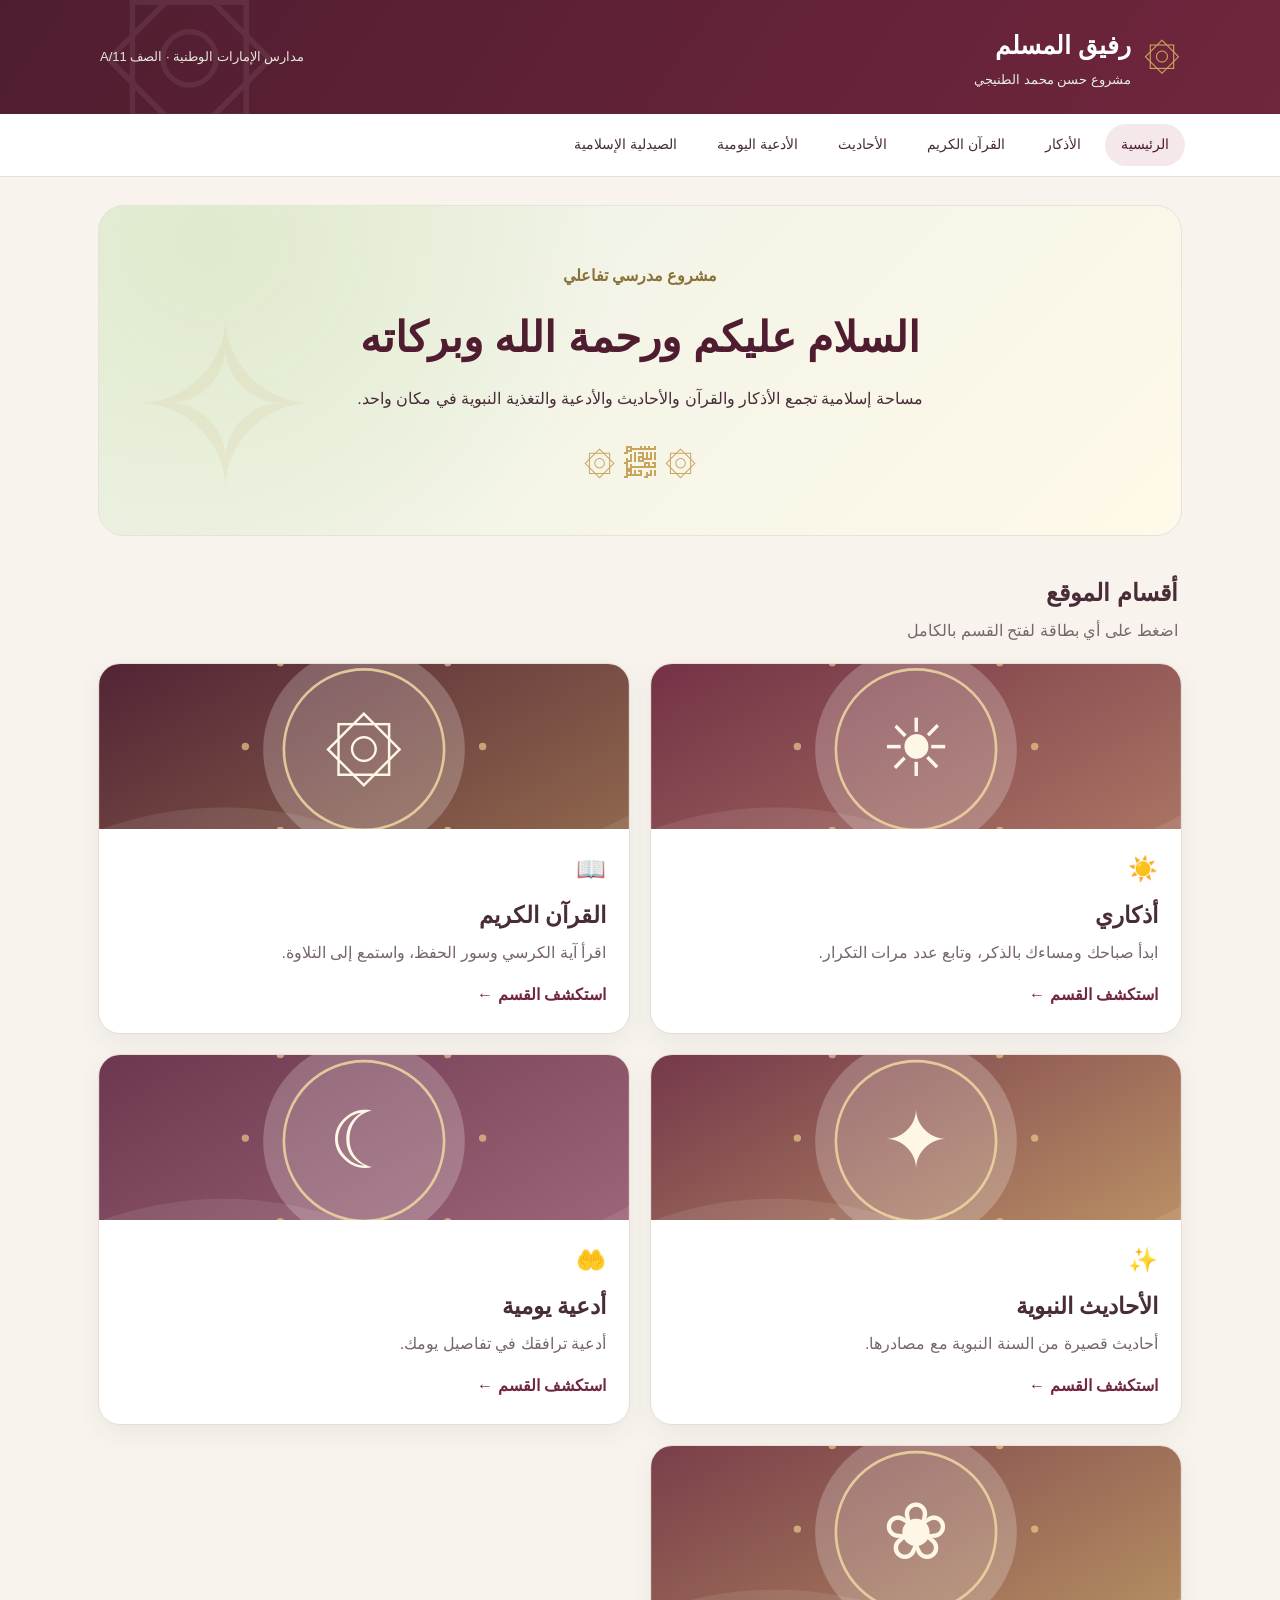
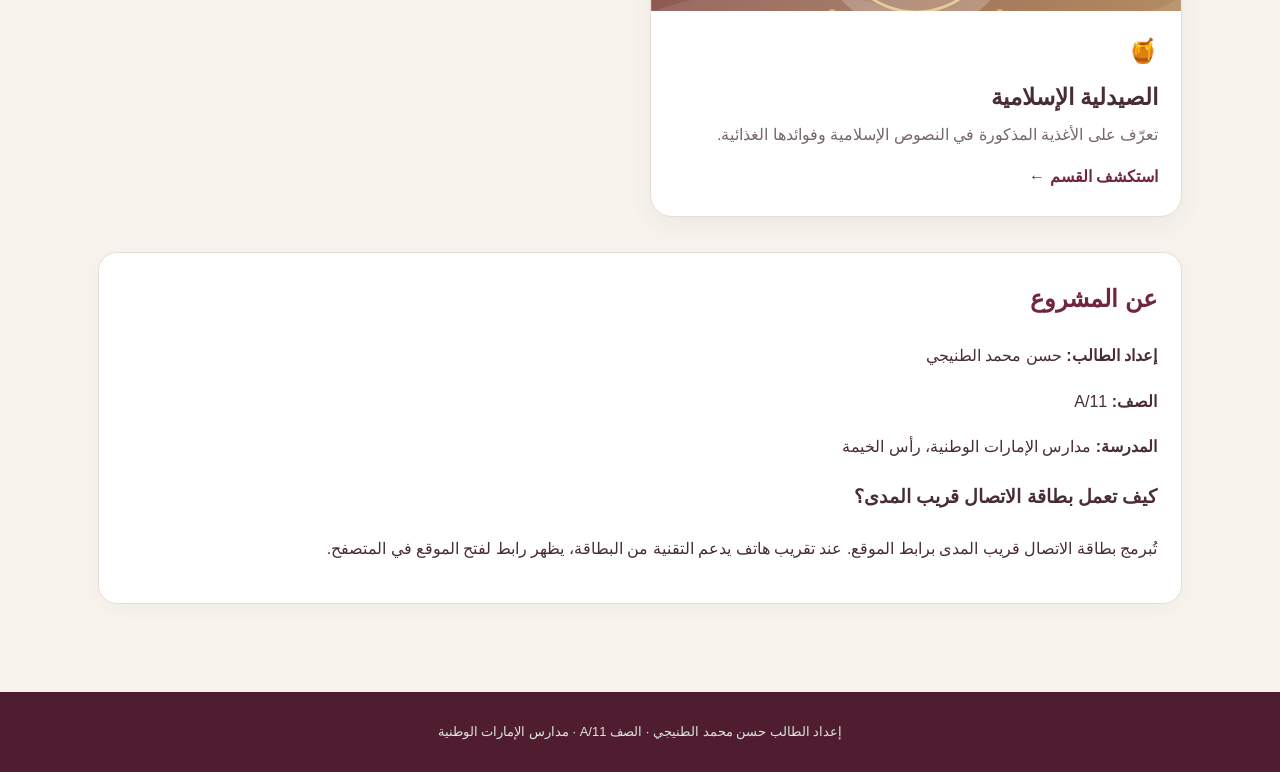
<file: index.html>
<!DOCTYPE html>

<html dir="rtl" lang="ar">
<head>
<meta charset="utf-8"/>
<meta content="width=device-width, initial-scale=1" name="viewport"/>
<meta content="#70263D" name="theme-color"/>
<title>رفيق المسلم | مشروع حسن محمد الطنيجي</title>
<link href="style.css" rel="stylesheet"/>
</head>
<body>
<!-- رأس الموقع: غيّر عنوان المشروع واسم الطالب هنا -->
<header class="site-header"><div class="header-inner"><a class="brand" href="index.html"><span class="brand-icon">۞</span><span><strong>رفيق المسلم</strong><small>مشروع حسن محمد الطنيجي</small></span></a><span class="header-tag">مدارس الإمارات الوطنية · الصف 11/A</span></div></header>
<!-- قائمة الأقسام: لإضافة قسم أو حذفه، عدّل الروابط هنا في كل صفحة -->
<nav aria-label="التنقل بين الأقسام" class="site-nav"><div class="nav-inner"><a aria-current="page" href="index.html">الرئيسية</a><a href="athkar.html">الأذكار</a><a href="quran.html">القرآن الكريم</a><a href="hadiths.html">الأحاديث</a><a href="duas.html">الأدعية اليومية</a><a href="medicine.html">الصيدلية الإسلامية</a></div></nav>
<main class="container"><!-- تعديل البطاقات: غيّر الرابط والنص من هنا، البطاقة كلها قابلة للضغط -->
<section class="welcome"><div class="eyebrow">مشروع مدرسي تفاعلي</div><h2>السلام عليكم ورحمة الله وبركاته</h2><p>مساحة إسلامية تجمع الأذكار والقرآن والأحاديث والأدعية والتغذية النبوية في مكان واحد.</p><div class="welcome-ornament">۞ ﷽ ۞</div></section>
<section class="section-title"><h2>أقسام الموقع</h2><p>اضغط على أي بطاقة لفتح القسم بالكامل</p></section><section class="feature-grid"><a class="feature-card" href="athkar.html"><img alt="" loading="lazy" src="assets/athkar.svg"/><div class="feature-content"><span class="feature-icon">☀️</span><h2>أذكاري</h2><p>ابدأ صباحك ومساءك بالذكر، وتابع عدد مرات التكرار.</p><span class="open-label">استكشف القسم ←</span></div></a><a class="feature-card" href="quran.html"><img alt="" loading="lazy" src="assets/quran.svg"/><div class="feature-content"><span class="feature-icon">📖</span><h2>القرآن الكريم</h2><p>اقرأ آية الكرسي وسور الحفظ، واستمع إلى التلاوة.</p><span class="open-label">استكشف القسم ←</span></div></a><a class="feature-card" href="hadiths.html"><img alt="" loading="lazy" src="assets/hadiths.svg"/><div class="feature-content"><span class="feature-icon">✨</span><h2>الأحاديث النبوية</h2><p>أحاديث قصيرة من السنة النبوية مع مصادرها.</p><span class="open-label">استكشف القسم ←</span></div></a><a class="feature-card" href="duas.html"><img alt="" loading="lazy" src="assets/duas.svg"/><div class="feature-content"><span class="feature-icon">🤲</span><h2>أدعية يومية</h2><p>أدعية ترافقك في تفاصيل يومك.</p><span class="open-label">استكشف القسم ←</span></div></a><a class="feature-card" href="medicine.html"><img alt="" loading="lazy" src="assets/medicine.svg"/><div class="feature-content"><span class="feature-icon">🍯</span><h2>الصيدلية الإسلامية</h2><p>تعرّف على الأغذية المذكورة في النصوص الإسلامية وفوائدها الغذائية.</p><span class="open-label">استكشف القسم ←</span></div></a></section>
<!-- بيانات الطالب: عدّل الاسم والصف والمدرسة هنا -->
<section class="info-panel" id="about"><h2>عن المشروع</h2><p><b>إعداد الطالب:</b> حسن محمد الطنيجي</p><p><b>الصف:</b> 11/A</p><p><b>المدرسة:</b> مدارس الإمارات الوطنية، رأس الخيمة</p><h3>كيف تعمل بطاقة الاتصال قريب المدى؟</h3><p>تُبرمج بطاقة الاتصال قريب المدى برابط الموقع. عند تقريب هاتف يدعم التقنية من البطاقة، يظهر رابط لفتح الموقع في المتصفح.</p></section></main>
<!-- تذييل الموقع: معلومات الطالب -->
<footer class="site-footer">إعداد الطالب حسن محمد الطنيجي · الصف 11/A · مدارس الإمارات الوطنية</footer>
<script src="common.js"></script>
</body></html>
</file>
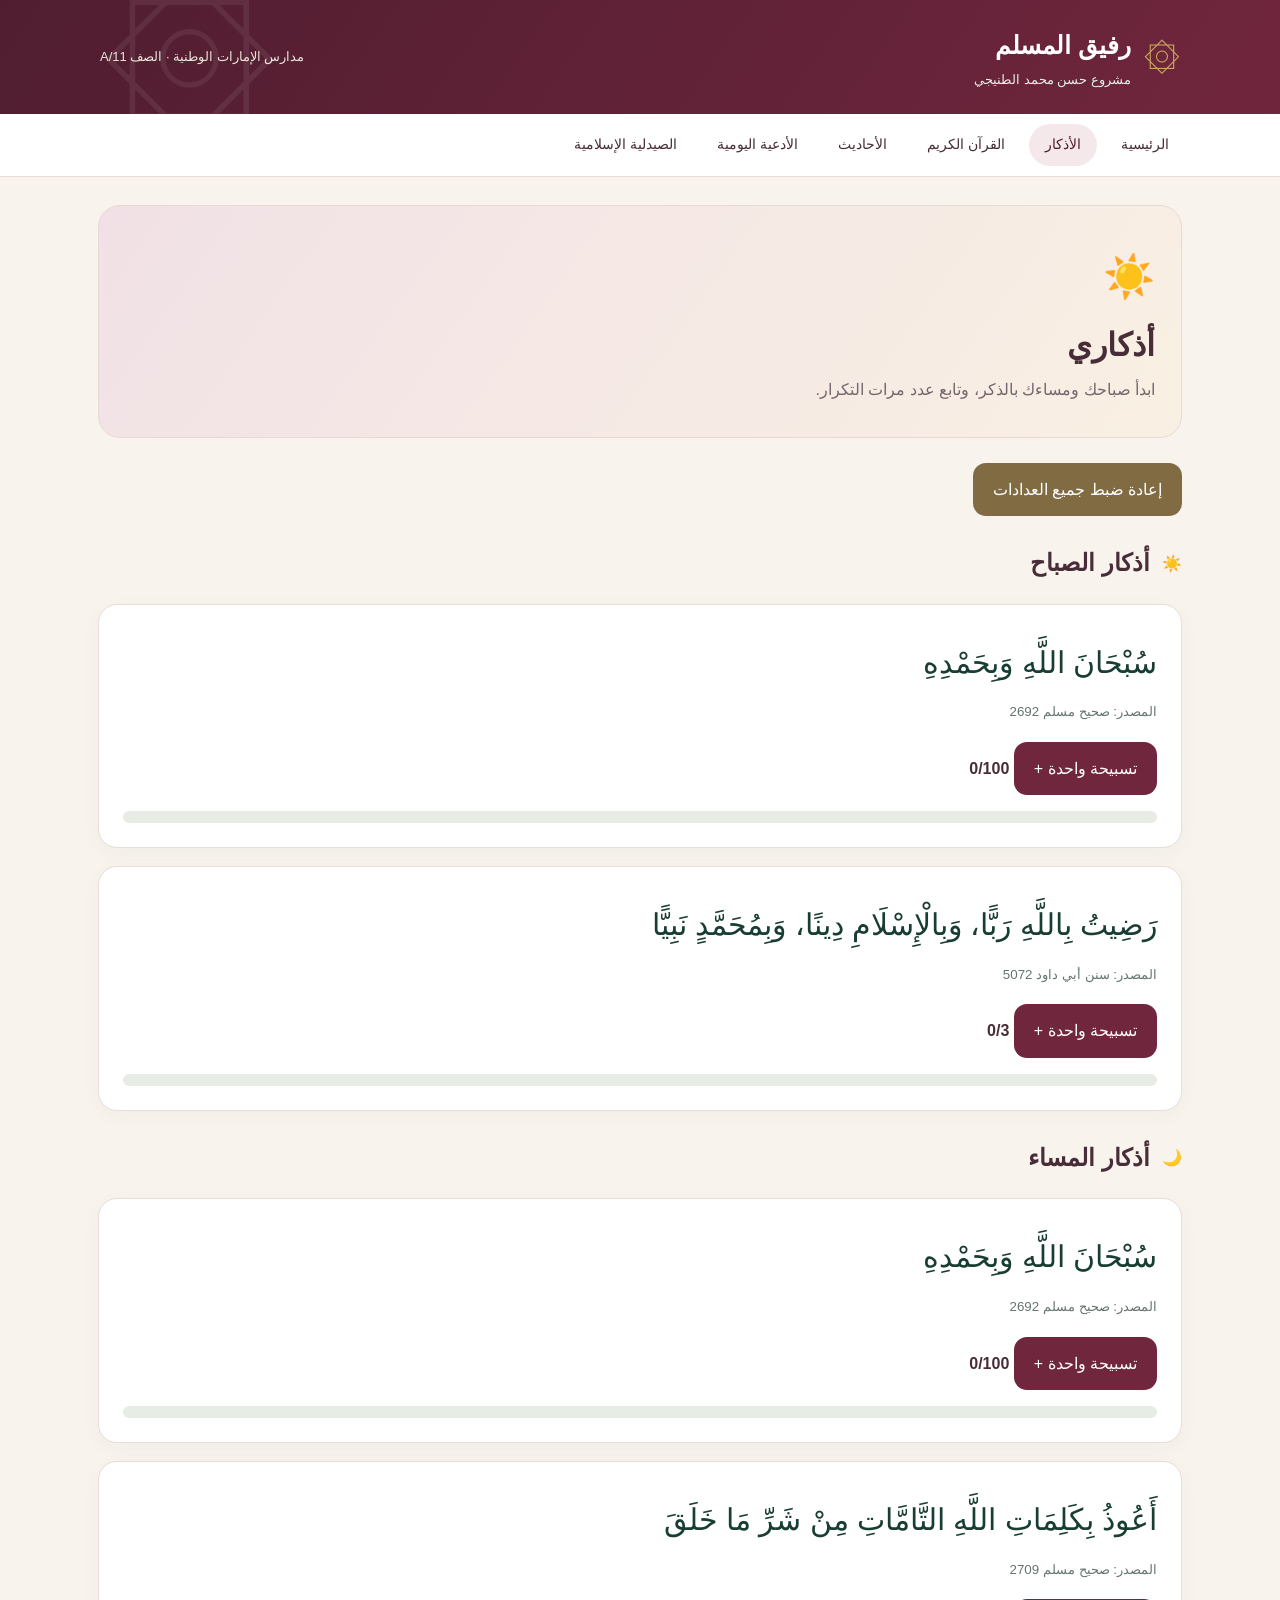
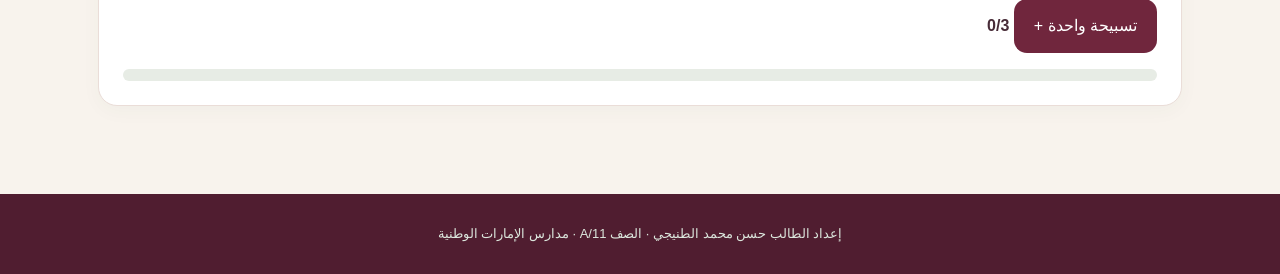
<file: athkar.html>
<!DOCTYPE html>
<html lang="ar" dir="rtl">
<head>
<meta charset="UTF-8">
<meta name="viewport" content="width=device-width, initial-scale=1">
<meta name="theme-color" content="#70263D">
<title>أذكاري | مشروع حسن محمد الطنيجي</title>
<link rel="stylesheet" href="style.css">
</head>
<body>
<!-- رأس الموقع: غيّر عنوان المشروع واسم الطالب هنا -->
<header class="site-header"><div class="header-inner"><a class="brand" href="index.html"><span class="brand-icon">۞</span><span><strong>رفيق المسلم</strong><small>مشروع حسن محمد الطنيجي</small></span></a><span class="header-tag">مدارس الإمارات الوطنية · الصف 11/A</span></div></header>
<!-- قائمة الأقسام: لإضافة قسم أو حذفه، عدّل الروابط هنا في كل صفحة -->
<nav class="site-nav" aria-label="التنقل بين الأقسام"><div class="nav-inner"><a href="index.html" >الرئيسية</a><a href="athkar.html" aria-current="page">الأذكار</a><a href="quran.html" >القرآن الكريم</a><a href="hadiths.html" >الأحاديث</a><a href="duas.html" >الأدعية اليومية</a><a href="medicine.html" >الصيدلية الإسلامية</a></div></nav>
<main class="container"><section class="page-intro"><span class="intro-symbol">☀️</span><h2>أذكاري</h2><p>ابدأ صباحك ومساءك بالذكر، وتابع عدد مرات التكرار.</p></section><!-- بداية محتوى القسم: عدّل البطاقات والنصوص أدناه --><button class="reset-btn" onclick="resetAll()">إعادة ضبط جميع العدادات</button><div class="section-heading">☀️ <h2>أذكار الصباح</h2></div><div class="card"><div class="arabic">سُبْحَانَ اللَّهِ وَبِحَمْدِهِ</div><small>المصدر: صحيح مسلم 2692</small><p><button onclick="tap(0,100)">تسبيحة واحدة +</button> <strong id="count0">0/100</strong></p><div class="progress"><div class="fill" id="bar0"></div></div></div><div class="card"><div class="arabic">رَضِيتُ بِاللَّهِ رَبًّا، وَبِالْإِسْلَامِ دِينًا، وَبِمُحَمَّدٍ نَبِيًّا</div><small>المصدر: سنن أبي داود 5072</small><p><button onclick="tap(1,3)">تسبيحة واحدة +</button> <strong id="count1">0/3</strong></p><div class="progress"><div class="fill" id="bar1"></div></div></div><div class="section-heading">🌙 <h2>أذكار المساء</h2></div><div class="card"><div class="arabic">سُبْحَانَ اللَّهِ وَبِحَمْدِهِ</div><small>المصدر: صحيح مسلم 2692</small><p><button onclick="tap(2,100)">تسبيحة واحدة +</button> <strong id="count2">0/100</strong></p><div class="progress"><div class="fill" id="bar2"></div></div></div><div class="card"><div class="arabic">أَعُوذُ بِكَلِمَاتِ اللَّهِ التَّامَّاتِ مِنْ شَرِّ مَا خَلَقَ</div><small>المصدر: صحيح مسلم 2709</small><p><button onclick="tap(3,3)">تسبيحة واحدة +</button> <strong id="count3">0/3</strong></p><div class="progress"><div class="fill" id="bar3"></div></div></div></main>
<!-- تذييل الموقع: معلومات الطالب -->
<footer class="site-footer">إعداد الطالب حسن محمد الطنيجي · الصف 11/A · مدارس الإمارات الوطنية</footer>
<script src="common.js"></script>
<script>
// عدادات الأذكار: الرقم الأول هو رقم الذكر، والثاني هو عدد التكرارات المطلوبة.
const limits={0:100,1:3,2:100,3:3};
// عرض العدد وشريط التقدم. تحفظ النتائج في متصفح الجهاز.
function draw(){Object.keys(limits).forEach(i=>{const n=Number(localStorage.getItem('athkar_'+i)||0),m=limits[i];document.getElementById('count'+i).textContent=n+'/'+m;document.getElementById('bar'+i).style.width=(n/m*100)+'%';});}
function tap(i,m){const n=Number(localStorage.getItem('athkar_'+i)||0);localStorage.setItem('athkar_'+i,Math.min(m,n+1));draw();}
// زر إعادة الضبط: يمسح كل العدادات.
function resetAll(){Object.keys(limits).forEach(i=>localStorage.removeItem('athkar_'+i));draw();}
draw();
</script></body></html>
</file>
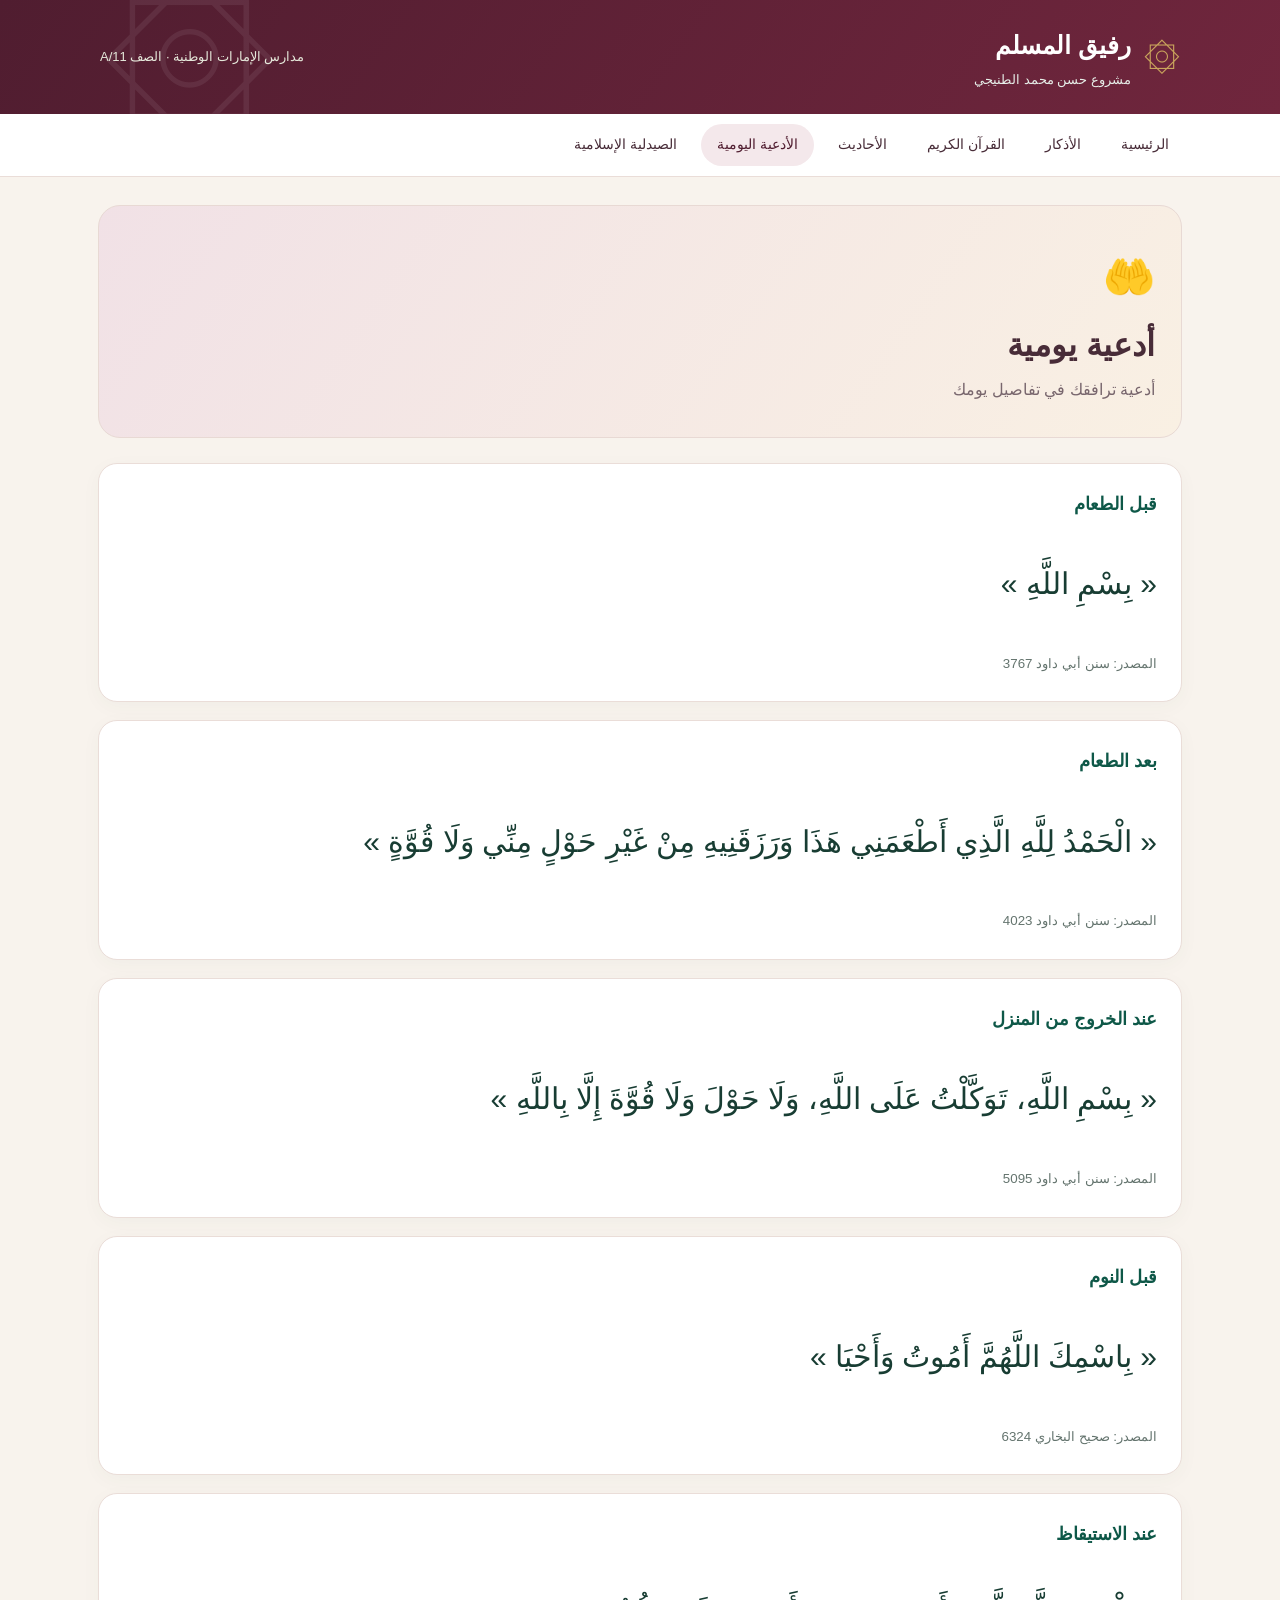
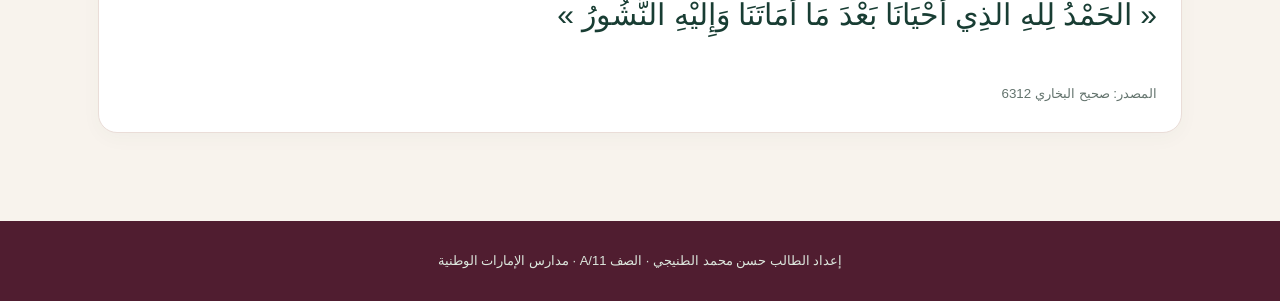
<file: duas.html>
<!DOCTYPE html>
<html lang="ar" dir="rtl">
<head>
<meta charset="UTF-8">
<meta name="viewport" content="width=device-width, initial-scale=1">
<meta name="theme-color" content="#70263D">
<title>الأدعية اليومية | مشروع حسن محمد الطنيجي</title>
<link rel="stylesheet" href="style.css">
</head>
<body>
<!-- رأس الموقع: غيّر عنوان المشروع واسم الطالب هنا -->
<header class="site-header"><div class="header-inner"><a class="brand" href="index.html"><span class="brand-icon">۞</span><span><strong>رفيق المسلم</strong><small>مشروع حسن محمد الطنيجي</small></span></a><span class="header-tag">مدارس الإمارات الوطنية · الصف 11/A</span></div></header>
<!-- قائمة الأقسام: التنقل بين الأقسام -->
<nav class="site-nav" aria-label="التنقل بين الأقسام"><div class="nav-inner"><a href="index.html" >الرئيسية</a><a href="athkar.html" >الأذكار</a><a href="quran.html" >القرآن الكريم</a><a href="hadiths.html" >الأحاديث</a><a href="duas.html" aria-current="page">الأدعية اليومية</a><a href="medicine.html" >الصيدلية الإسلامية</a></div></nav>
<main class="container"><section class="page-intro"><span class="intro-symbol">🤲</span><h2>أدعية يومية</h2><p>أدعية ترافقك في تفاصيل يومك</p></section><!-- بداية محتوى القسم: الأدعية اليومية الخمسة -->

<div class="card">
  <strong style="color: #0e5848; display: block; margin-bottom: 8px; font-size: 1.1rem;">قبل الطعام</strong>
  <p class="arabic">« بِسْمِ اللَّهِ »</p>
  <small>المصدر: سنن أبي داود 3767</small>
</div>

<div class="card">
  <strong style="color: #0e5848; display: block; margin-bottom: 8px; font-size: 1.1rem;">بعد الطعام</strong>
  <p class="arabic">« الْحَمْدُ لِلَّهِ الَّذِي أَطْعَمَنِي هَذَا وَرَزَقَنِيهِ مِنْ غَيْرِ حَوْلٍ مِنِّي وَلَا قُوَّةٍ »</p>
  <small>المصدر: سنن أبي داود 4023</small>
</div>

<div class="card">
  <strong style="color: #0e5848; display: block; margin-bottom: 8px; font-size: 1.1rem;">عند الخروج من المنزل</strong>
  <p class="arabic">« بِسْمِ اللَّهِ، تَوَكَّلْتُ عَلَى اللَّهِ، وَلَا حَوْلَ وَلَا قُوَّةَ إِلَّا بِاللَّهِ »</p>
  <small>المصدر: سنن أبي داود 5095</small>
</div>

<div class="card">
  <strong style="color: #0e5848; display: block; margin-bottom: 8px; font-size: 1.1rem;">قبل النوم</strong>
  <p class="arabic">« بِاسْمِكَ اللَّهُمَّ أَمُوتُ وَأَحْيَا »</p>
  <small>المصدر: صحيح البخاري 6324</small>
</div>

<div class="card">
  <strong style="color: #0e5848; display: block; margin-bottom: 8px; font-size: 1.1rem;">عند الاستيقاظ</strong>
  <p class="arabic">« الْحَمْدُ لِلَّهِ الَّذِي أَحْيَانَا بَعْدَ مَا أَمَاتَنَا وَإِلَيْهِ النُّشُورُ »</p>
  <small>المصدر: صحيح البخاري 6312</small>
</div>

</main>
<!-- تذييل الموقع: معلومات الطالب -->
<footer class="site-footer">إعداد الطالب حسن محمد الطنيجي · الصف 11/A · مدارس الإمارات الوطنية</footer>
<script src="common.js"></script>
</body></html>
</file>
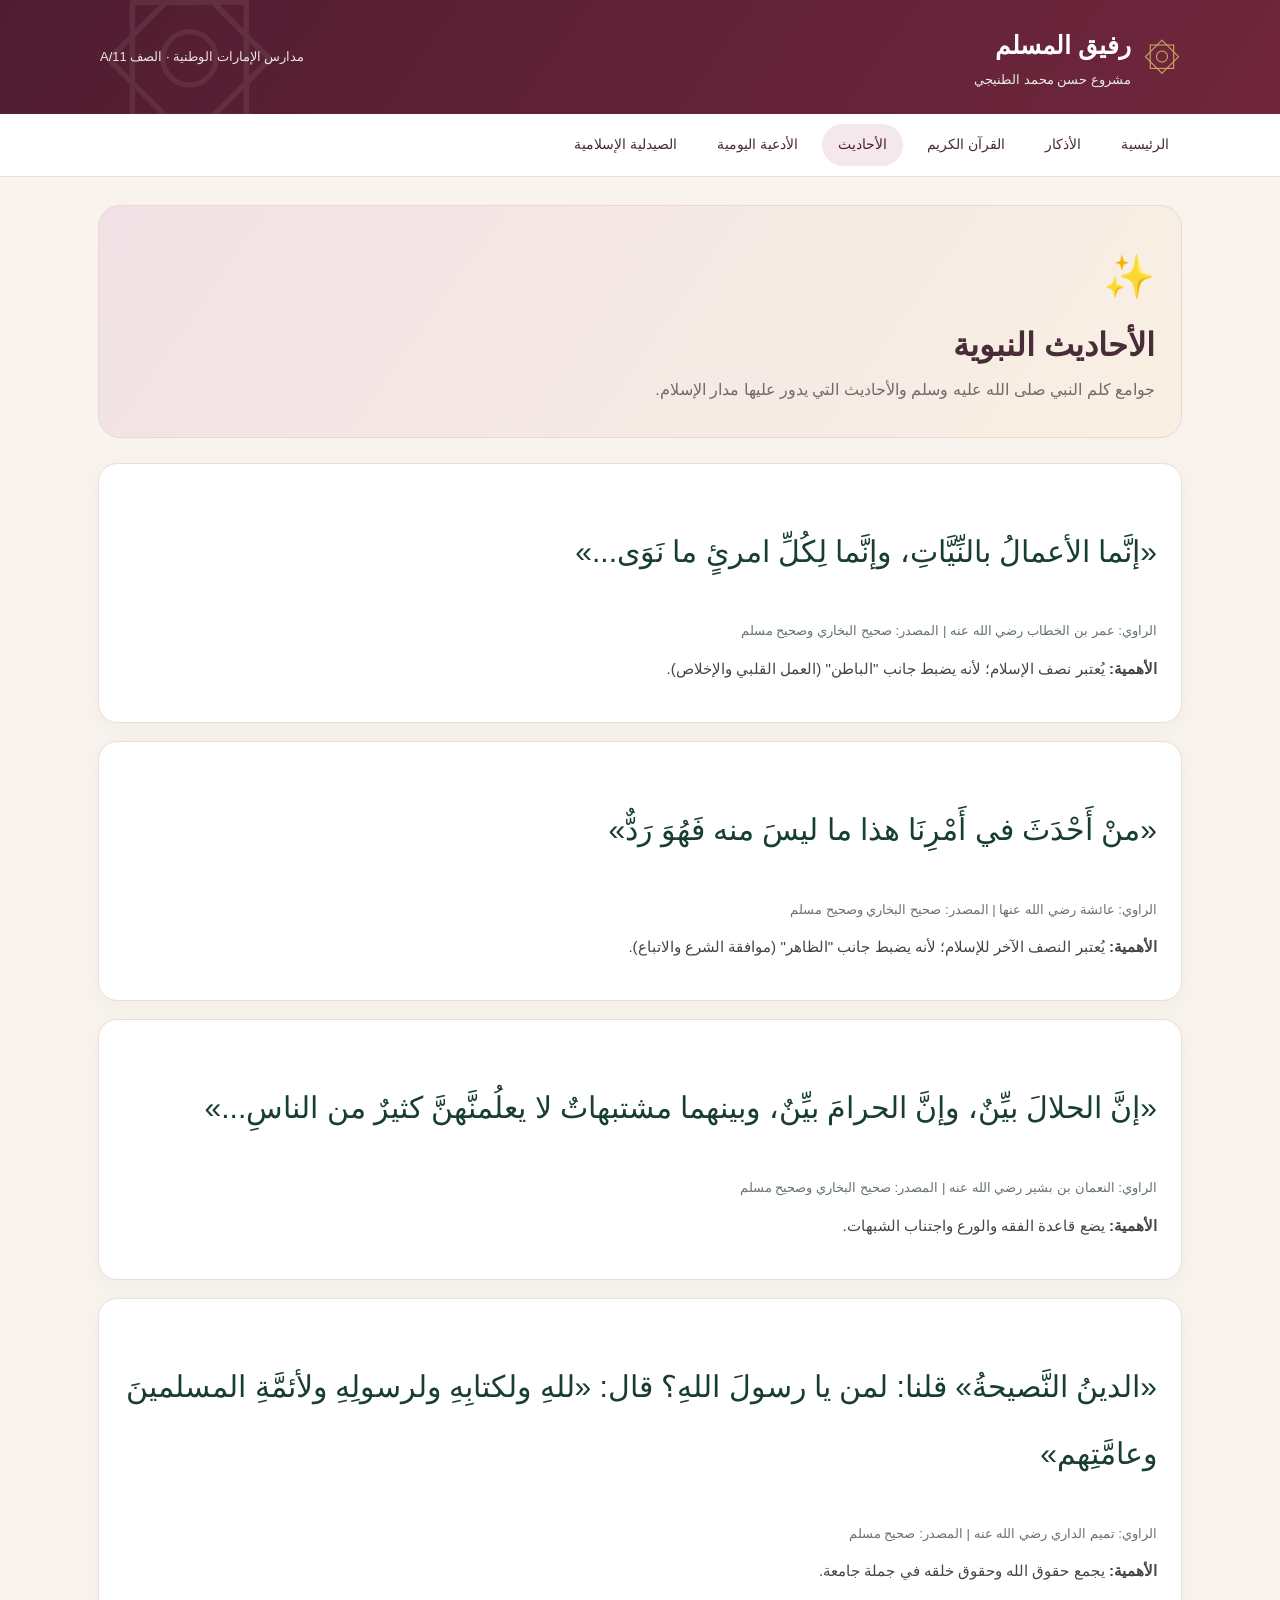
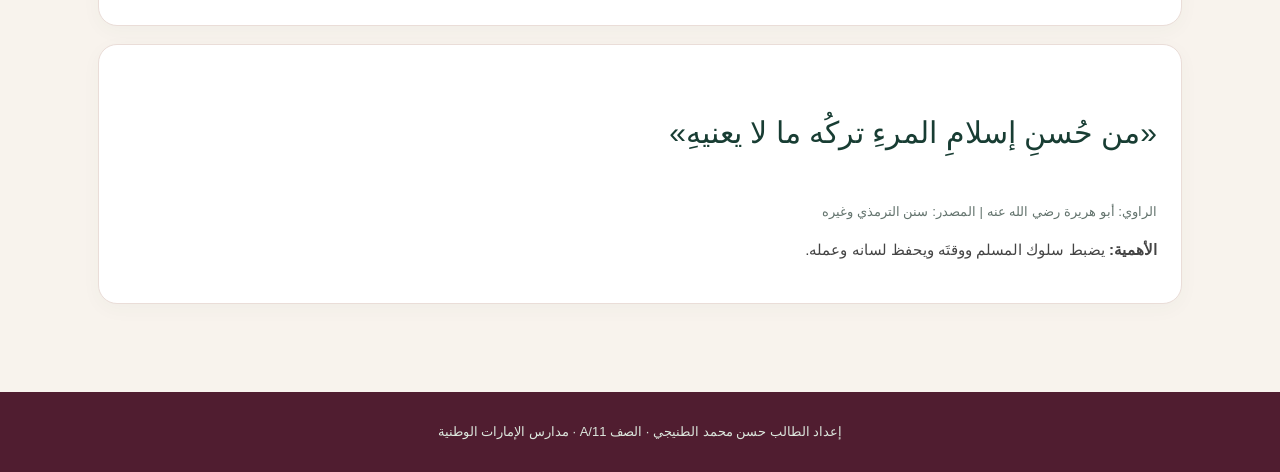
<file: hadiths.html>
<!DOCTYPE html>
<html lang="ar" dir="rtl">
<head>
<meta charset="UTF-8">
<meta name="viewport" content="width=device-width, initial-scale=1">
<meta name="theme-color" content="#70263D">
<title>الأحاديث النبوية | مشروع حسن محمد الطنيجي</title>
<link rel="stylesheet" href="style.css">
</head>
<body>
<!-- رأس الموقع: غيّر عنوان المشروع واسم الطالب هنا -->
<header class="site-header"><div class="header-inner"><a class="brand" href="index.html"><span class="brand-icon">۞</span><span><strong>رفيق المسلم</strong><small>مشروع حسن محمد الطنيجي</small></span></a><span class="header-tag">مدارس الإمارات الوطنية · الصف 11/A</span></div></header>
<!-- قائمة الأقسام: لإضافة قسم أو حذفه، عدّل الروابط هنا في كل صفحة -->
<nav class="site-nav" aria-label="التنقل بين الأقسام"><div class="nav-inner"><a href="index.html" >الرئيسية</a><a href="athkar.html" >الأذكار</a><a href="quran.html" >القرآن الكريم</a><a href="hadiths.html" aria-current="page">الأحاديث</a><a href="duas.html" >الأدعية اليومية</a><a href="medicine.html" >الصيدلية الإسلامية</a></div></nav>
<main class="container"><section class="page-intro"><span class="intro-symbol">✨</span><h2>الأحاديث النبوية</h2><p>جوامع كلم النبي صلى الله عليه وسلم والأحاديث التي يدور عليها مدار الإسلام.</p></section><!-- بداية محتوى القسم: الأحاديث الخمسة المختارة -->

<div class="card">
  <p class="arabic">«إنَّما الأعمالُ بالنِّيَّاتِ، وإنَّما لِكُلِّ امرئٍ ما نَوَى...»</p>
  <small>الراوي: عمر بن الخطاب رضي الله عنه | المصدر: صحيح البخاري وصحيح مسلم</small>
  <p style="margin-top: 10px; font-size: 0.95rem; color: #444;"><strong>الأهمية:</strong> يُعتبر نصف الإسلام؛ لأنه يضبط جانب "الباطن" (العمل القلبي والإخلاص).</p>
</div>

<div class="card">
  <p class="arabic">«منْ أَحْدَثَ في أَمْرِنَا هذا ما ليسَ منه فَهُوَ رَدٌّ»</p>
  <small>الراوي: عائشة رضي الله عنها | المصدر: صحيح البخاري وصحيح مسلم</small>
  <p style="margin-top: 10px; font-size: 0.95rem; color: #444;"><strong>الأهمية:</strong> يُعتبر النصف الآخر للإسلام؛ لأنه يضبط جانب "الظاهر" (موافقة الشرع والاتباع).</p>
</div>

<div class="card">
  <p class="arabic">«إنَّ الحلالَ بيِّنٌ، وإنَّ الحرامَ بيِّنٌ، وبينهما مشتبهاتٌ لا يعلُمنَّهنَّ كثيرٌ من الناسِ...»</p>
  <small>الراوي: النعمان بن بشير رضي الله عنه | المصدر: صحيح البخاري وصحيح مسلم</small>
  <p style="margin-top: 10px; font-size: 0.95rem; color: #444;"><strong>الأهمية:</strong> يضع قاعدة الفقه والورع واجتناب الشبهات.</p>
</div>

<div class="card">
  <p class="arabic">«الدينُ النَّصيحةُ» قلنا: لمن يا رسولَ اللهِ؟ قال: «للهِ ولكتابِهِ ولرسولِهِ ولأئمَّةِ المسلمينَ وعامَّتِهم»</p>
  <small>الراوي: تميم الداري رضي الله عنه | المصدر: صحيح مسلم</small>
  <p style="margin-top: 10px; font-size: 0.95rem; color: #444;"><strong>الأهمية:</strong> يجمع حقوق الله وحقوق خلقه في جملة جامعة.</p>
</div>

<div class="card">
  <p class="arabic">«من حُسنِ إسلامِ المرءِ تركُه ما لا يعنيهِ»</p>
  <small>الراوي: أبو هريرة رضي الله عنه | المصدر: سنن الترمذي وغيره</small>
  <p style="margin-top: 10px; font-size: 0.95rem; color: #444;"><strong>الأهمية:</strong> يضبط سلوك المسلم ووقتَه ويحفظ لسانه وعمله.</p>
</div>

</main>
<!-- تذييل الموقع: معلومات الطالب -->
<footer class="site-footer">إعداد الطالب حسن محمد الطنيجي · الصف 11/A · مدارس الإمارات الوطنية</footer>
<script src="common.js"></script>
</body></html>
</file>
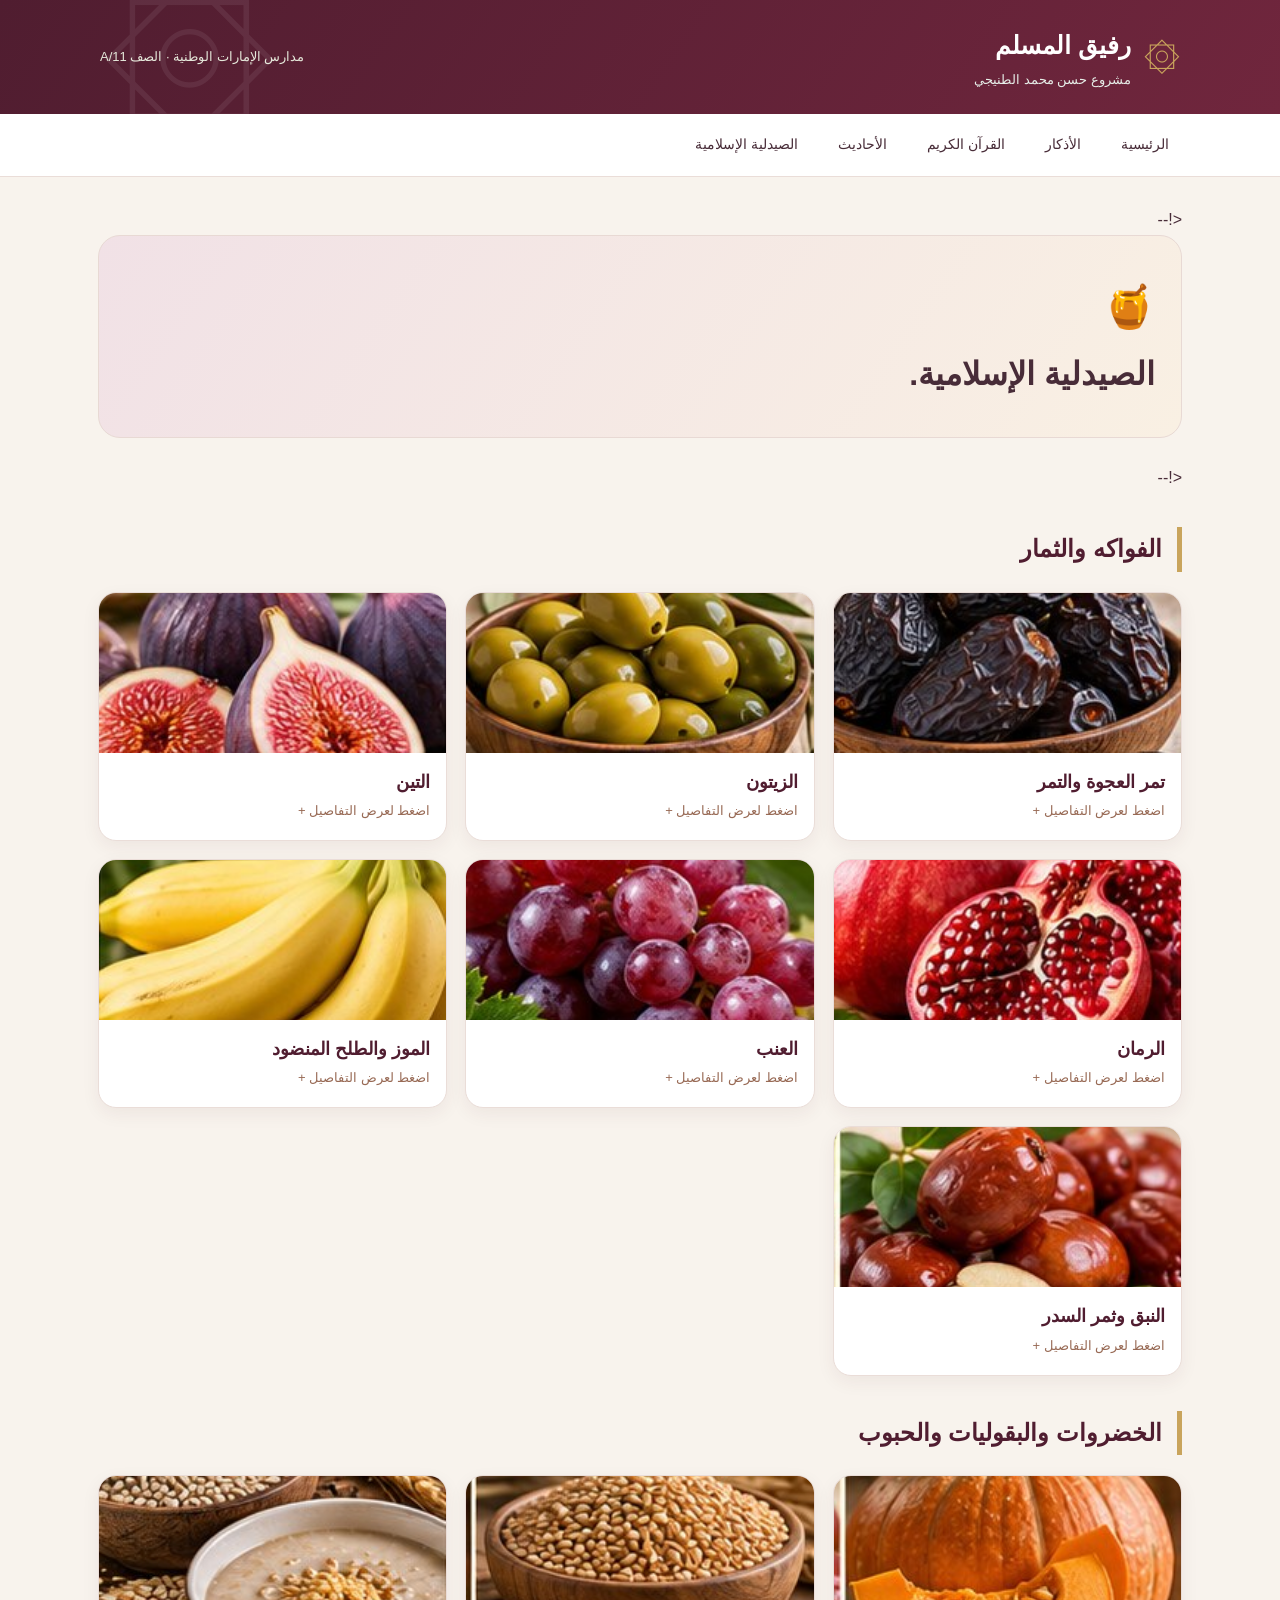
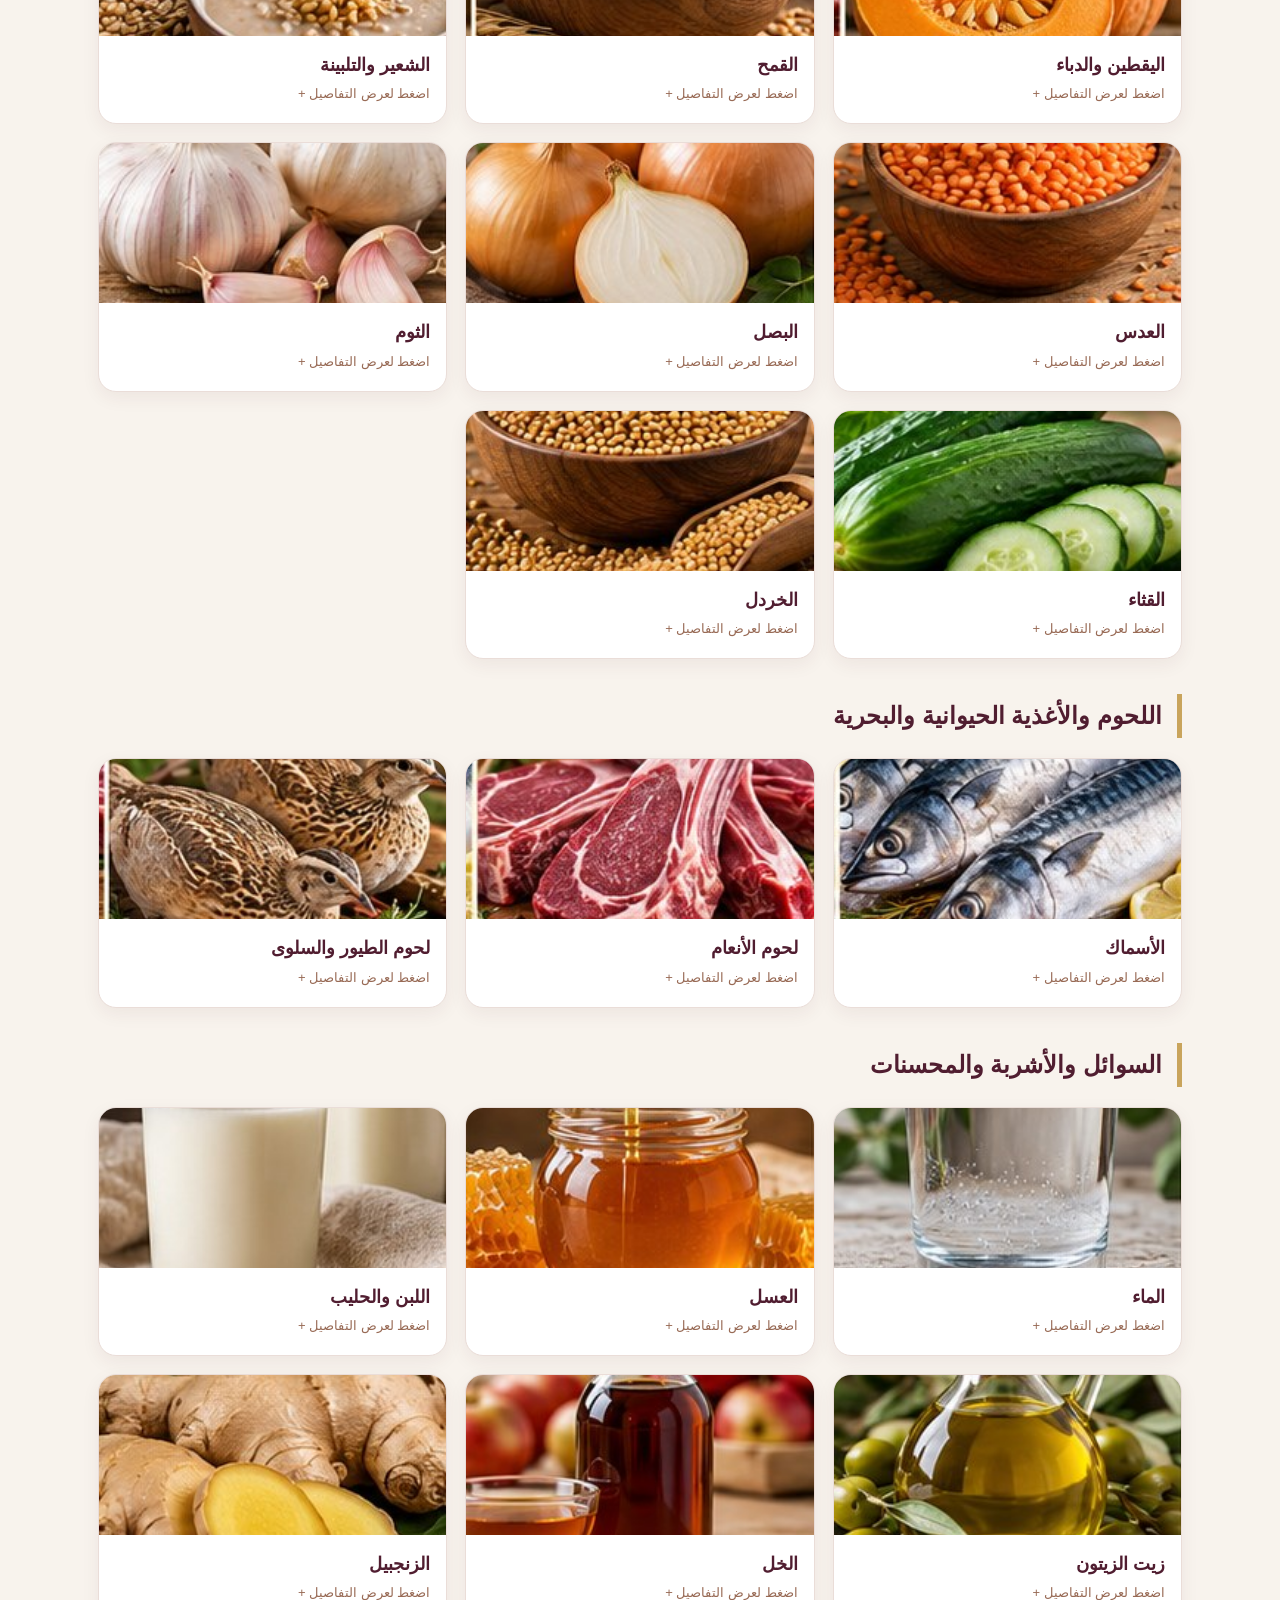
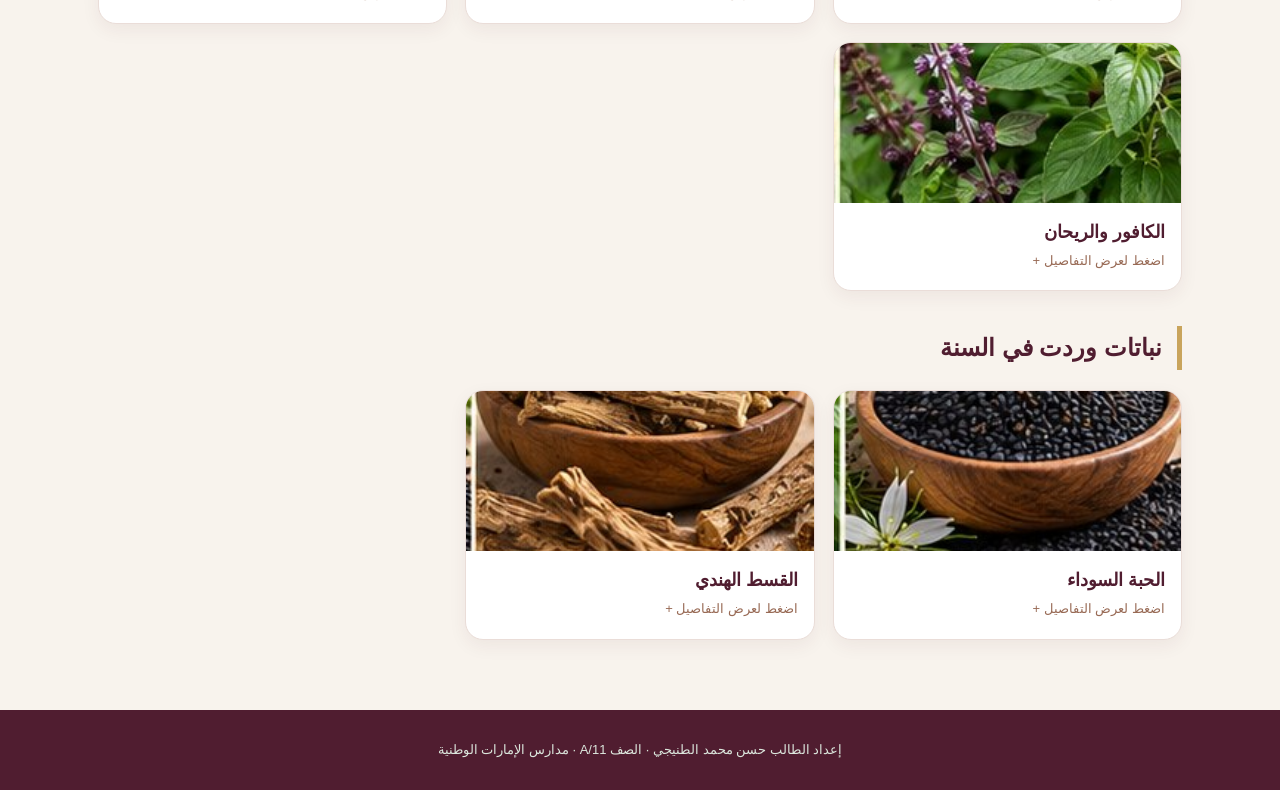
<file: medicine.html>
<!DOCTYPE html>

<html dir="rtl" lang="ar">
<head>
<meta charset="utf-8"/>
<meta content="width=device-width, initial-scale=1" name="viewport"/>
<meta content="#70263D" name="theme-color"/>
<title>الصيدلية الإسلامية | مشروع حسن محمد الطنيجي</title>
<link href="style.css" rel="stylesheet"/>
</head>
<body>
<!-- رأس الموقع: غيّر عنوان المشروع واسم الطالب هنا -->
<header class="site-header"><div class="header-inner"><a class="brand" href="index.html"><span class="brand-icon">۞</span><span><strong>رفيق المسلم</strong><small>مشروع حسن محمد الطنيجي</small></span></a><span class="header-tag">مدارس الإمارات الوطنية · الصف 11/A</span></div></header>
<!-- قائمة الأقسام: لإضافة قسم أو حذفه، عدّل الروابط هنا في كل صفحة -->
<nav aria-label="التنقل بين الأقسام" class="site-nav"><div class="nav-inner"><a href="index.html">الرئيسية</a><a href="athkar.html">الأذكار</a><a href="quran.html">القرآن الكريم</a><a href="hadiths.html">الأحاديث</a><a href="duas.hية اليومية</a><a aria-current="page" href="medicine.html">الصيدلية الإسلامية</a></div></nav>
<main class="container">
&lt;!-- <section class="page-intro"><span class="intro-symbol">🍯</span><h2>الصيدلية الإسلامية.</p></section>
&lt;!--
<section class="medicine-section"><h2 class="category-heading">الفواكه والثمار</h2><div class="medicine-grid"><details class="food-card"><summary><img alt="رسم توضيحي: تمر العجوة والتمر" loading="lazy" src="assets/food-photo-01.jpg"/><span class="food-card-caption"><strong>تمر العجوة والتمر</strong><span class="expand-hint">اضغط لعرض التفاصيل +</span></span></summary><div class="food-detail"><h3>وروده في النصوص</h3><p>ورد في السنة ذكر تمر العجوة، ومنه حديث صحيح البخاري (5445).</p><h3>الفوائد الغذائية والعلمية</h3><p>مصدر للطاقة والألياف والبوتاسيوم، ويحتوي على قدر من الحديد لكنه ليس علاجاً مثبتاً لفقر الدم.</p><h3>معلومة إضافية</h3><p>تختلف القيمة الغذائية حسب النوع والكمية. تناوله ضمن غذاء متوازن.</p></div></details><details class="food-card"><summary><img alt="رسم توضيحي: الزيتون" loading="lazy" src="assets/food-photo-02.jpg"/><span class="food-card-caption"><strong>الزيتون</strong><span class="expand-hint">اضغط لعرض التفاصيل +</span></span></summary><div class="food-detail"><h3>وروده في النصوص</h3><p>ذُكر الزيتون في القرآن الكريم، ومنها سورة التين (95:1).</p><h3>الفوائد الغذائية والعلمية</h3><p>يوفر دهوناً مفيدة ومركبات نباتية مضادة للأكسدة، خصوصاً عند تناوله باعتدال.</p><h3>معلومة إضافية</h3><p>لا يوجد دليل كافٍ على أنه يعالج أمراض الكبد.</p></div></details><details class="food-card"><summary><img alt="رسم توضيحي: التين" loading="lazy" src="assets/food-photo-03.jpg"/><span class="food-card-caption"><strong>التين</strong><span class="expand-hint">اضغط لعرض التفاصيل +</span></span></summary><div class="food-detail"><h3>وروده في النصوص</h3><p>ورد ذكر التين في القرآن الكريم، سورة التين (95:1).</p><h3>الفوائد الغذائية والعلمية</h3><p>يحتوي على الألياف التي تدعم انتظام حركة الأمعاء، وبعض المعادن.</p><h3>معلومة إضافية</h3><p>ليس علاجاً مضموناً للإمساك الشديد أو هشاشة العظام.</p></div></details><details class="food-card"><summary><img alt="رسم توضيحي: الرمان" loading="lazy" src="assets/food-photo-04.jpg"/><span class="food-card-caption"><strong>الرمان</strong><span class="expand-hint">اضغط لعرض التفاصيل +</span></span></summary><div class="food-detail"><h3>وروده في النصوص</h3><p>ذُكر الرمان في القرآن الكريم، سورة الأنعام (6:99).</p><h3>الفوائد الغذائية والعلمية</h3><p>يوفر الألياف والبوليفينولات، ويُدرس أثره على مؤشرات صحة القلب.</p><h3>معلومة إضافية</h3><p>لا تثبت الوقاية من النقرس أو حصى الكلى بمجرد تناوله.</p></div></details><details class="food-card"><summary><img alt="رسم توضيحي: العنب" loading="lazy" src="assets/food-photo-05.jpg"/><span class="food-card-caption"><strong>العنب</strong><span class="expand-hint">اضغط لعرض التفاصيل +</span></span></summary><div class="food-detail"><h3>وروده في النصوص</h3><p>ورد ذكر العنب في القرآن الكريم، سورة النحل (16:11).</p><h3>الفوائد الغذائية والعلمية</h3><p>يوفر الماء والكربوهيدرات ومركبات نباتية، خاصة في القشرة.</p><h3>معلومة إضافية</h3><p>لا يُعتمد عليه وحده لخفض الكوليسترول.</p></div></details><details class="food-card"><summary><img alt="رسم توضيحي: الموز والطلح المنضود" loading="lazy" src="assets/food-photo-06.jpg"/><span class="food-card-caption"><strong>الموز والطلح المنضود</strong><span class="expand-hint">اضغط لعرض التفاصيل +</span></span></summary><div class="food-detail"><h3>وروده في النصوص</h3><p>ورد لفظ «طلح منضود» في سورة الواقعة (56:29)، وتفسيره بالموز قول من أقوال المفسرين.</p><h3>الفوائد الغذائية والعلمية</h3><p>الموز مصدر للبوتاسيوم والكربوهيدرات، وقد يناسب بعض حالات اضطراب الهضم.</p><h3>معلومة إضافية</h3><p>ليس علاجاً للسعال أو أمراض الدماغ.</p></div></details><details class="food-card"><summary><img alt="رسم توضيحي: النبق وثمر السدر" loading="lazy" src="assets/food-photo-07.jpg"/><span class="food-card-caption"><strong>النبق وثمر السدر</strong><span class="expand-hint">اضغط لعرض التفاصيل +</span></span></summary><div class="food-detail"><h3>وروده في النصوص</h3><p>ذُكر السدر في القرآن الكريم، ومنها سورة سبأ (34:16)، دون تقرير علاج محدد لثمره.</p><h3>الفوائد الغذائية والعلمية</h3><p>ثماره تؤكل في بعض المناطق وتوفر عناصر غذائية تختلف باختلاف النوع.</p><h3>معلومة إضافية</h3><p>ادعاءات تطهير الأمعاء تحتاج إلى دليل سريري.</p></div></details></div></section><section class="medicine-section"><h2 class="category-heading">الخضروات والبقوليات والحبوب</h2><div class="medicine-grid"><details class="food-card"><summary><img alt="رسم توضيحي: اليقطين والدباء" loading="lazy" src="assets/food-photo-08.jpg"/><span class="food-card-caption"><strong>اليقطين والدباء</strong><span class="expand-hint">اضغط لعرض التفاصيل +</span></span></summary><div class="food-detail"><h3>وروده في النصوص</h3><p>ورد في صحيح البخاري (5436) أن النبي ﷺ كان يحب الدباء.</p><h3>الفوائد الغذائية والعلمية</h3><p>غني بالماء ويحتوي على بيتا كاروتين والألياف، ويساعد ضمن غذاء متنوع.</p><h3>معلومة إضافية</h3><p>لا تثبت فاعليته الخاصة في تنشيط خلايا الدماغ.</p></div></details><details class="food-card"><summary><img alt="رسم توضيحي: القمح" loading="lazy" src="assets/food-photo-09.jpg"/><span class="food-card-caption"><strong>القمح</strong><span class="expand-hint">اضغط لعرض التفاصيل +</span></span></summary><div class="food-detail"><h3>وروده في النصوص</h3><p>ذُكرت الحبوب والزروع في القرآن، وورد لفظ «فومها» في البقرة (2:61) مع اختلاف التفسير.</p><h3>الفوائد الغذائية والعلمية</h3><p>القمح الكامل مصدر للألياف وفيتامينات ب وبعض المعادن.</p><h3>معلومة إضافية</h3><p>تختلف فوائده عن الدقيق الأبيض المكرر.</p></div></details><details class="food-card"><summary><img alt="رسم توضيحي: الشعير والتلبينة" loading="lazy" src="assets/food-photo-10.jpg"/><span class="food-card-caption"><strong>الشعير والتلبينة</strong><span class="expand-hint">اضغط لعرض التفاصيل +</span></span></summary><div class="food-detail"><h3>وروده في النصوص</h3><p>ورد ذكر التلبينة في صحيح البخاري (5689) وأنها تُجمّ فؤاد المريض وتذهب ببعض الحزن.</p><h3>الفوائد الغذائية والعلمية</h3><p>الشعير مصدر للألياف الذائبة، ومنها بيتا غلوكان، التي تدعم صحة القلب والهضم.</p><h3>معلومة إضافية</h3><p>التلبينة طعام مساعد وليست بديلاً لعلاج الاكتئاب.</p></div></details><details class="food-card"><summary><img alt="رسم توضيحي: العدس" loading="lazy" src="assets/food-photo-11.jpg"/><span class="food-card-caption"><strong>العدس</strong><span class="expand-hint">اضغط لعرض التفاصيل +</span></span></summary><div class="food-detail"><h3>وروده في النصوص</h3><p>ورد العدس في سورة البقرة (2:61).</p><h3>الفوائد الغذائية والعلمية</h3><p>غني بالبروتين النباتي والألياف والفولات والحديد.</p><h3>معلومة إضافية</h3><p>يساهم في تغذية الجسم لكنه لا يعالج كل أنواع فقر الدم.</p></div></details><details class="food-card"><summary><img alt="رسم توضيحي: البصل" loading="lazy" src="assets/food-photo-12.jpg"/><span class="food-card-caption"><strong>البصل</strong><span class="expand-hint">اضغط لعرض التفاصيل +</span></span></summary><div class="food-detail"><h3>وروده في النصوص</h3><p>ورد البصل في سورة البقرة (2:61).</p><h3>الفوائد الغذائية والعلمية</h3><p>يوفر مركبات كبريتية وفلافونويدات مثل الكيرسيتين.</p><h3>معلومة إضافية</h3><p>لا يوجد دليل كافٍ لوصفه بمنقٍ للدم أو علاج للعدوى.</p></div></details><details class="food-card"><summary><img alt="رسم توضيحي: الثوم" loading="lazy" src="assets/food-photo-13.jpg"/><span class="food-card-caption"><strong>الثوم</strong><span class="expand-hint">اضغط لعرض التفاصيل +</span></span></summary><div class="food-detail"><h3>وروده في النصوص</h3><p>ورد الثوم في بعض تفاسير لفظ «فومها» (البقرة 2:61)، وثبت ذكره في أحاديث آداب المسجد.</p><h3>الفوائد الغذائية والعلمية</h3><p>يحتوي على مركبات كبريتية، وقد يؤثر بدرجة محدودة على بعض مؤشرات ضغط الدم.</p><h3>معلومة إضافية</h3><p>لا يحل محل المضادات الحيوية أو أدوية الضغط.</p></div></details><details class="food-card"><summary><img alt="رسم توضيحي: القثاء" loading="lazy" src="assets/food-photo-14.jpg"/><span class="food-card-caption"><strong>القثاء</strong><span class="expand-hint">اضغط لعرض التفاصيل +</span></span></summary><div class="food-detail"><h3>وروده في النصوص</h3><p>ورد في صحيح البخاري (5440) أكل القثاء مع الرطب.</p><h3>الفوائد الغذائية والعلمية</h3><p>غني بالماء وقليل السعرات، ويساهم في الترطيب.</p><h3>معلومة إضافية</h3><p>القثاء ليس هو بالضرورة الخيار البري.</p></div></details><details class="food-card"><summary><img alt="رسم توضيحي: الخردل" loading="lazy" src="assets/food-photo-15.jpg"/><span class="food-card-caption"><strong>الخردل</strong><span class="expand-hint">اضغط لعرض التفاصيل +</span></span></summary><div class="food-detail"><h3>وروده في النصوص</h3><p>ورد ذكر «حبة من خردل» في القرآن الكريم، سورة الأنبياء (21:47)، في سياق الموازين.</p><h3>الفوائد الغذائية والعلمية</h3><p>حبوب الخردل تُستخدم غذائياً وتحتوي على مركبات نباتية.</p><h3>معلومة إضافية</h3><p>ورود الاسم في النص لا يعني ثبوت علاج محدد.</p></div></details></div></section><section class="medicine-section"><h2 class="category-heading">اللحوم والأغذية الحيوانية والبحرية</h2><div class="medicine-grid"><details class="food-card"><summary><img alt="رسم توضيحي: الأسماك" loading="lazy" src="assets/food-photo-16.jpg"/><span class="food-card-caption"><strong>الأسماك</strong><span class="expand-hint">اضغط لعرض التفاصيل +</span></span></summary><div class="food-detail"><h3>وروده في النصوص</h3><p>ورد «لحماً طرياً» من البحر في القرآن الكريم، سورة النحل (16:14).</p><h3>الفوائد الغذائية والعلمية</h3><p>السمك مصدر للبروتين، وتحتوي بعض الأنواع الدهنية على أحماض أوميغا 3.</p><h3>معلومة إضافية</h3><p>الفائدة تعتمد على نوع السمك وطريقة الطهي.</p></div></details><details class="food-card"><summary><img alt="رسم توضيحي: لحوم الأنعام" loading="lazy" src="assets/food-photo-17.jpg"/><span class="food-card-caption"><strong>لحوم الأنعام</strong><span class="expand-hint">اضغط لعرض التفاصيل +</span></span></summary><div class="food-detail"><h3>وروده في النصوص</h3><p>ورد ذكر الأنعام ومنافعها في القرآن الكريم، سورة النحل (16:5).</p><h3>الفوائد الغذائية والعلمية</h3><p>تمد الجسم بالبروتين والحديد وفيتامين ب12، مع اختلاف الدهون حسب القطعة.</p><h3>معلومة إضافية</h3><p>لا يثبت تفضيل صحي عام للكتف أو الظهر بسبب سرعة الهضم.</p></div></details><details class="food-card"><summary><img alt="رسم توضيحي: لحوم الطيور والسلوى" loading="lazy" src="assets/food-photo-18.jpg"/><span class="food-card-caption"><strong>لحوم الطيور والسلوى</strong><span class="expand-hint">اضغط لعرض التفاصيل +</span></span></summary><div class="food-detail"><h3>وروده في النصوص</h3><p>ورد ذكر السلوى في سورة البقرة (2:57)، ولحم الطير في الواقعة (56:21).</p><h3>الفوائد الغذائية والعلمية</h3><p>مصدر للبروتين وفيتامينات ب، وتتفاوت نسبة الدهون حسب النوع والجلد.</p><h3>معلومة إضافية</h3><p>لا توصف جميع الطيور بأنها خالية من الدهون.</p></div></details></div></section><section class="medicine-section"><h2 class="category-heading">السوائل والأشربة والمحسنات</h2><div class="medicine-grid"><details class="food-card"><summary><img alt="رسم توضيحي: الماء" loading="lazy" src="assets/food-photo-19.jpg"/><span class="food-card-caption"><strong>الماء</strong><span class="expand-hint">اضغط لعرض التفاصيل +</span></span></summary><div class="food-detail"><h3>وروده في النصوص</h3><p>قال تعالى: «وجعلنا من الماء كل شيء حي» (الأنبياء 21:30).</p><h3>الفوائد الغذائية والعلمية</h3><p>ضروري للترطيب وتنظيم حرارة الجسم ووظائف الأعضاء.</p><h3>معلومة إضافية</h3><p>تختلف الحاجة اليومية حسب العمر والنشاط والطقس.</p></div></details><details class="food-card"><summary><img alt="رسم توضيحي: العسل" loading="lazy" src="assets/food-photo-20.jpg"/><span class="food-card-caption"><strong>العسل</strong><span class="expand-hint">اضغط لعرض التفاصيل +</span></span></summary><div class="food-detail"><h3>وروده في النصوص</h3><p>ورد ذكر العسل في سورة النحل (16:69).</p><h3>الفوائد الغذائية والعلمية</h3><p>مصدر للسكريات، وله استعمالات طبية محددة مدعومة بأدلة متفاوتة، ومنها بعض أنواع العسل الطبي للجروح.</p><h3>معلومة إضافية</h3><p>لا يُعطى للأطفال دون عمر سنة، ولا يغني عن علاج العدوى.</p></div></details><details class="food-card"><summary><img alt="رسم توضيحي: اللبن والحليب" loading="lazy" src="assets/food-photo-21.jpg"/><span class="food-card-caption"><strong>اللبن والحليب</strong><span class="expand-hint">اضغط لعرض التفاصيل +</span></span></summary><div class="food-detail"><h3>وروده في النصوص</h3><p>ورد ذكر اللبن في سورة النحل (16:66).</p><h3>الفوائد الغذائية والعلمية</h3><p>يوفر البروتين والكالسيوم وفيتامين ب12، وبعض الأنواع مدعمة بفيتامين د.</p><h3>معلومة إضافية</h3><p>يُراعى عدم تحمل اللاكتوز أو الحساسية.</p></div></details><details class="food-card"><summary><img alt="رسم توضيحي: زيت الزيتون" loading="lazy" src="assets/food-photo-22.jpg"/><span class="food-card-caption"><strong>زيت الزيتون</strong><span class="expand-hint">اضغط لعرض التفاصيل +</span></span></summary><div class="food-detail"><h3>وروده في النصوص</h3><p>ورد الزيتون في القرآن الكريم، سورة النور (24:35).</p><h3>الفوائد الغذائية والعلمية</h3><p>غني بالدهون الأحادية غير المشبعة، واستبداله بالدهون المشبعة يدعم صحة القلب.</p><h3>معلومة إضافية</h3><p>تختلف النتائج باختلاف النظام الغذائي الكامل.</p></div></details><details class="food-card"><summary><img alt="رسم توضيحي: الخل" loading="lazy" src="assets/food-photo-23.jpg"/><span class="food-card-caption"><strong>الخل</strong><span class="expand-hint">اضغط لعرض التفاصيل +</span></span></summary><div class="food-detail"><h3>وروده في النصوص</h3><p>قال النبي ﷺ «نعم الإدام الخل» رواه مسلم (2052).</p><h3>الفوائد الغذائية والعلمية</h3><p>يُستخدم لإضافة النكهة، وتُدرس تأثيراته المحدودة على سكر الدم بعد الوجبات.</p><h3>معلومة إضافية</h3><p>ليس علاجاً للسكري، وقد يهيج المعدة والأسنان إذا استُهلك مركزاً.</p></div></details><details class="food-card"><summary><img alt="رسم توضيحي: الزنجبيل" loading="lazy" src="assets/food-photo-24.jpg"/><span class="food-card-caption"><strong>الزنجبيل</strong><span class="expand-hint">اضغط لعرض التفاصيل +</span></span></summary><div class="food-detail"><h3>وروده في النصوص</h3><p>ورد الزنجبيل في وصف شراب أهل الجنة، سورة الإنسان (76:17).</p><h3>الفوائد الغذائية والعلمية</h3><p>توجد أدلة على فائدة بعض مستحضرات الزنجبيل لتخفيف أنواع من الغثيان.</p><h3>معلومة إضافية</h3><p>لا يثبت علاج نزلات البرد والإنفلونزا به.</p></div></details><details class="food-card"><summary><img alt="رسم توضيحي: الكافور والريحان" loading="lazy" src="assets/food-photo-25.jpg"/><span class="food-card-caption"><strong>الكافور والريحان</strong><span class="expand-hint">اضغط لعرض التفاصيل +</span></span></summary><div class="food-detail"><h3>وروده في النصوص</h3><p>ورد الكافور في سورة الإنسان (76:5)، والريحان في سورة الرحمن (55:12).</p><h3>الفوائد الغذائية والعلمية</h3><p>تُستخدم بعض النباتات العطرية في الطعام والعطور، وتختلف آثارها حسب النوع والتحضير.</p><h3>معلومة إضافية</h3><p>الكافور المركز قد يكون ساماً عند تناوله، ووروده في وصف الجنة لا يثبت استخدامه كعلاج.</p></div></details></div></section><section class="medicine-section"><h2 class="category-heading">نباتات وردت في السنة</h2><div class="medicine-grid"><details class="food-card"><summary><img alt="رسم توضيحي: الحبة السوداء" loading="lazy" src="assets/food-photo-26.jpg"/><span class="food-card-caption"><strong>الحبة السوداء</strong><span class="expand-hint">اضغط لعرض التفاصيل +</span></span></summary><div class="food-detail"><h3>وروده في النصوص</h3><p>ورد في صحيح البخاري (5688) حديث الحبة السوداء.</p><h3>الفوائد الغذائية والعلمية</h3><p>تحتوي على مركبات مثل الثيموكينون، وتوجد دراسات أولية على بعض مؤشرات الصحة.</p><h3>معلومة إضافية</h3><p>لا تثبت فعاليتها لعلاج كل الأمراض، ولا تستبدل الأدوية.</p></div></details><details class="food-card"><summary><img alt="رسم توضيحي: القسط الهندي" loading="lazy" src="assets/food-photo-27.jpg"/><span class="food-card-caption"><strong>القسط الهندي</strong><span class="expand-hint">اضغط لعرض التفاصيل +</span></span></summary><div class="food-detail"><h3>وروده في النصوص</h3><p>ورد ذكر القسط الهندي في صحيح البخاري (5692).</p><h3>الفوائد الغذائية والعلمية</h3><p>نبات استُخدم تاريخياً في بعض الممارسات التقليدية، لكن التجارب السريرية الحديثة محدودة.</p><h3>معلومة إضافية</h3><p>بعض المنتجات العشبية قد تكون ملوثة أو غير آمنة، فلا يُستخدم لعلاج اللوزتين دون تقييم طبي.</p></div></details></div></section></main>
<!-- تذييل الموقع: معلومات الطالب -->
<footer class="site-footer">إعداد الطالب حسن محمد الطنيجي · الصف 11/A · مدارس الإمارات الوطنية</footer>
<script src="common.js"></script>
</body></html>
</file>
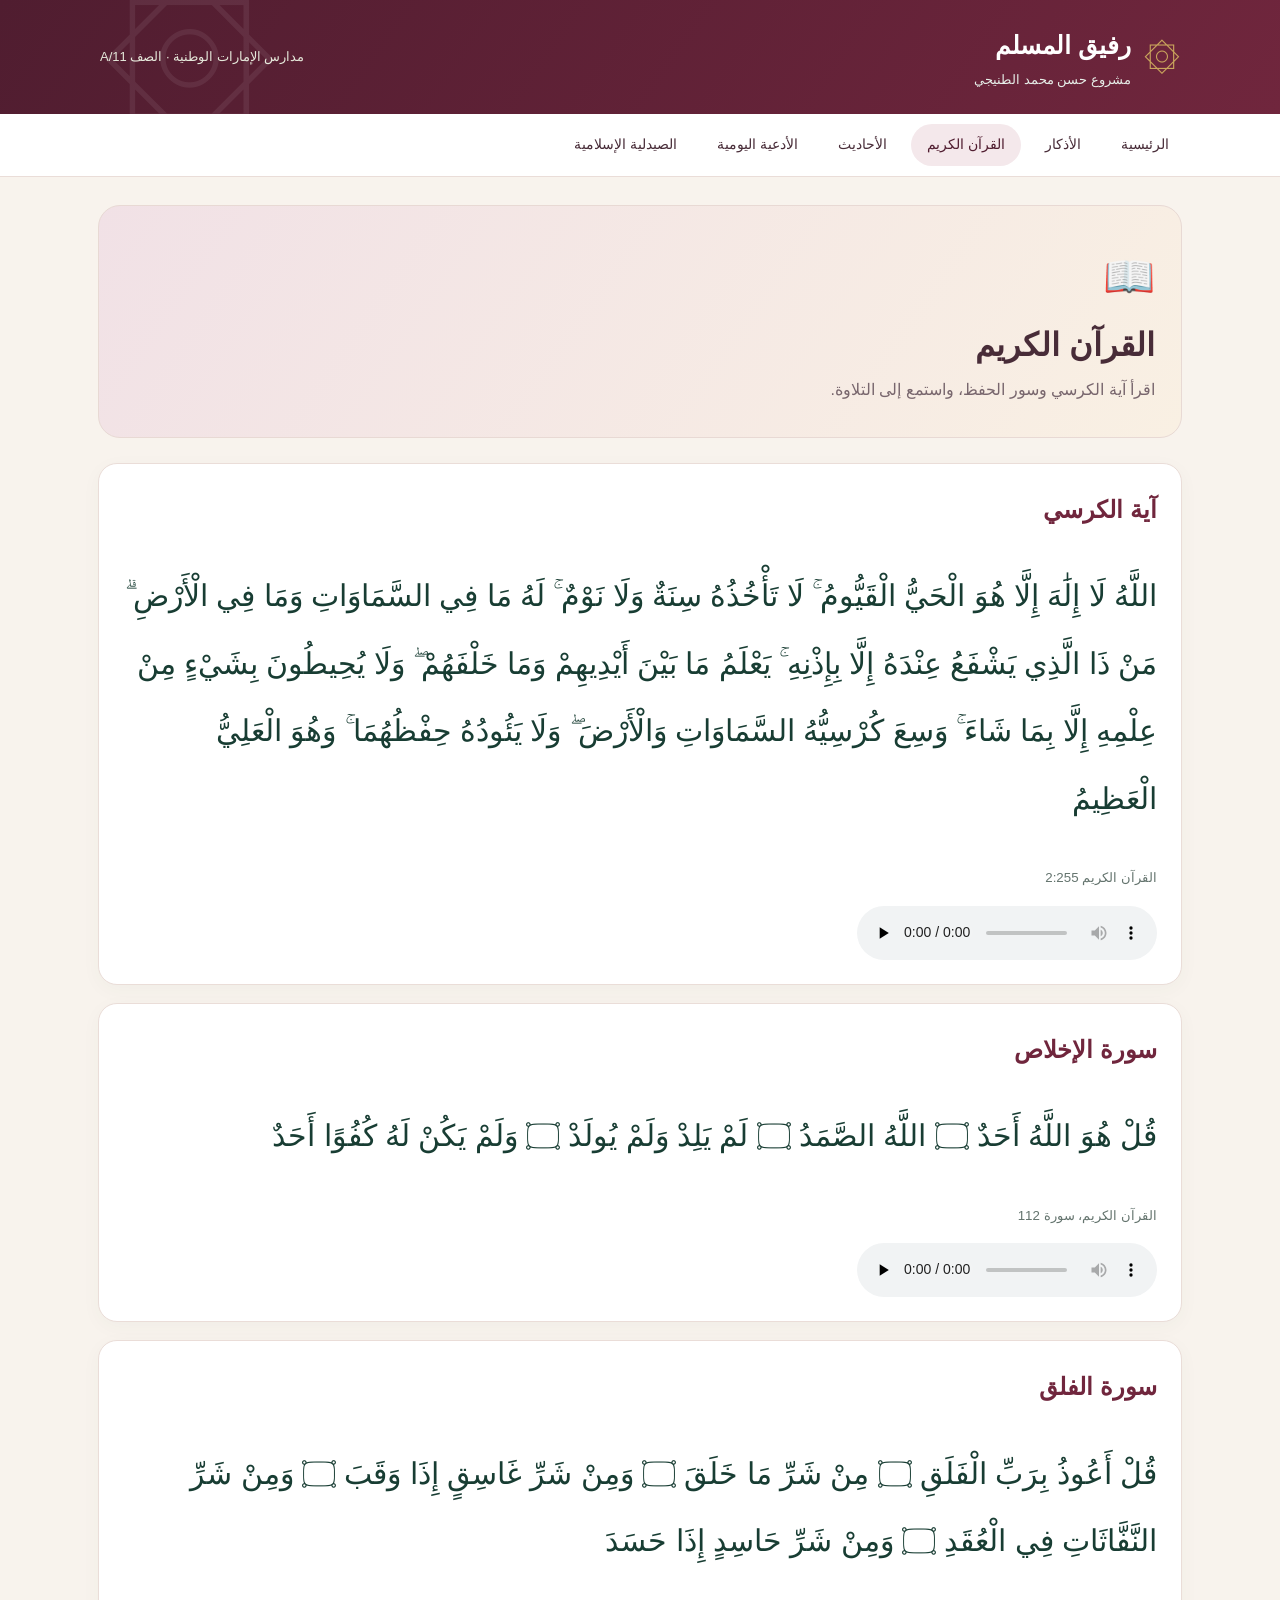
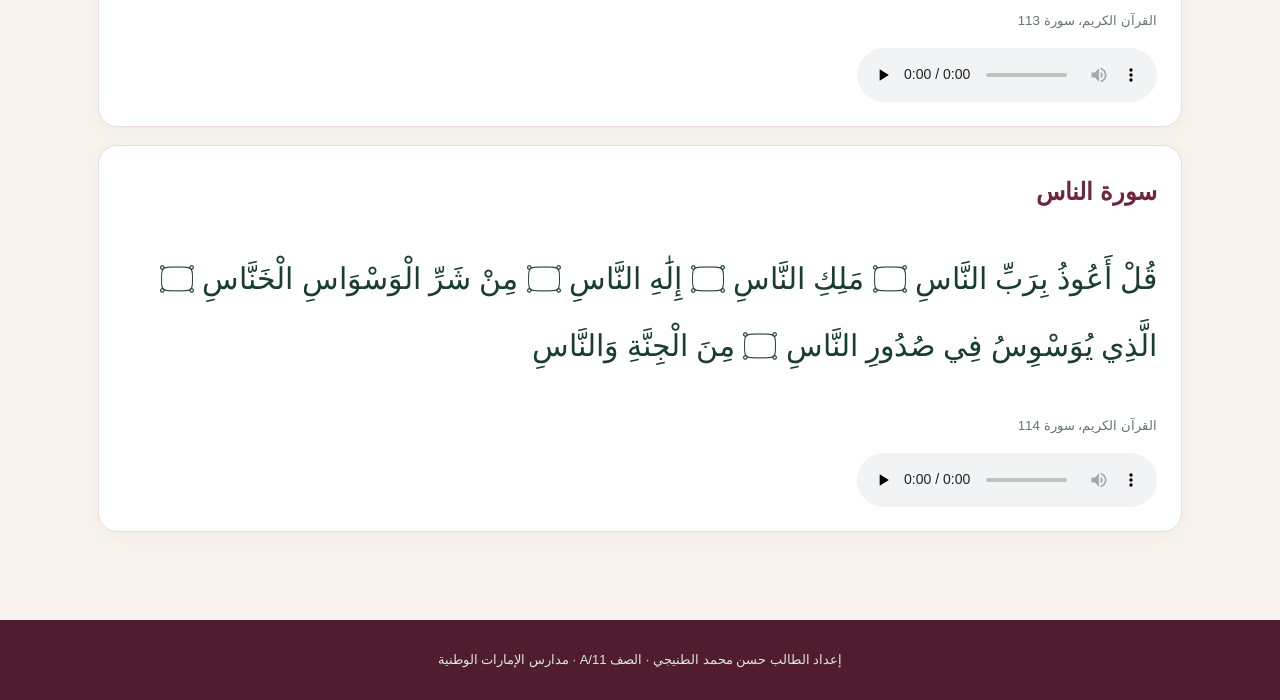
<file: quran.html>
<!DOCTYPE html>
<html lang="ar" dir="rtl">
<head>
<meta charset="UTF-8">
<meta name="viewport" content="width=device-width, initial-scale=1">
<meta name="theme-color" content="#70263D">
<title>القرآن الكريم | مشروع حسن محمد الطنيجي</title>
<link rel="stylesheet" href="style.css">
</head>
<body>
<!-- رأس الموقع: غيّر عنوان المشروع واسم الطالب هنا -->
<header class="site-header"><div class="header-inner"><a class="brand" href="index.html"><span class="brand-icon">۞</span><span><strong>رفيق المسلم</strong><small>مشروع حسن محمد الطنيجي</small></span></a><span class="header-tag">مدارس الإمارات الوطنية · الصف 11/A</span></div></header>
<!-- قائمة الأقسام: لإضافة قسم أو حذفه، عدّل الروابط هنا في كل صفحة -->
<nav class="site-nav" aria-label="التنقل بين الأقسام"><div class="nav-inner"><a href="index.html" >الرئيسية</a><a href="athkar.html" >الأذكار</a><a href="quran.html" aria-current="page">القرآن الكريم</a><a href="hadiths.html" >الأحاديث</a><a href="duas.html" >الأدعية اليومية</a><a href="medicine.html" >الصيدلية الإسلامية</a></div></nav>
<main class="container"><section class="page-intro"><span class="intro-symbol">📖</span><h2>القرآن الكريم</h2><p>اقرأ آية الكرسي وسور الحفظ، واستمع إلى التلاوة.</p></section><!-- بداية محتوى القسم: عدّل البطاقات والنصوص أدناه --><div class="card"><h2>آية الكرسي</h2><p class="arabic">اللَّهُ لَا إِلَٰهَ إِلَّا هُوَ الْحَيُّ الْقَيُّومُ ۚ لَا تَأْخُذُهُ سِنَةٌ وَلَا نَوْمٌ ۚ لَهُ مَا فِي السَّمَاوَاتِ وَمَا فِي الْأَرْضِ ۗ مَنْ ذَا الَّذِي يَشْفَعُ عِنْدَهُ إِلَّا بِإِذْنِهِ ۚ يَعْلَمُ مَا بَيْنَ أَيْدِيهِمْ وَمَا خَلْفَهُمْ ۖ وَلَا يُحِيطُونَ بِشَيْءٍ مِنْ عِلْمِهِ إِلَّا بِمَا شَاءَ ۚ وَسِعَ كُرْسِيُّهُ السَّمَاوَاتِ وَالْأَرْضَ ۖ وَلَا يَئُودُهُ حِفْظُهُمَا ۚ وَهُوَ الْعَلِيُّ الْعَظِيمُ</p><small>القرآن الكريم 2:255</small><audio controls="" preload="none" src="https://cdn.islamic.network/quran/audio/128/ar.alafasy/262.mp3"></audio></div><div class="card"><h2>سورة الإخلاص</h2><p class="arabic">قُلْ هُوَ اللَّهُ أَحَدٌ ۝ اللَّهُ الصَّمَدُ ۝ لَمْ يَلِدْ وَلَمْ يُولَدْ ۝ وَلَمْ يَكُنْ لَهُ كُفُوًا أَحَدٌ</p><small>القرآن الكريم، سورة 112</small><audio controls="" preload="none" src="https://cdn.islamic.network/quran/audio-surah/128/ar.alafasy/112.mp3"></audio></div><div class="card"><h2>سورة الفلق</h2><p class="arabic">قُلْ أَعُوذُ بِرَبِّ الْفَلَقِ ۝ مِنْ شَرِّ مَا خَلَقَ ۝ وَمِنْ شَرِّ غَاسِقٍ إِذَا وَقَبَ ۝ وَمِنْ شَرِّ النَّفَّاثَاتِ فِي الْعُقَدِ ۝ وَمِنْ شَرِّ حَاسِدٍ إِذَا حَسَدَ</p><small>القرآن الكريم، سورة 113</small><audio controls="" preload="none" src="https://cdn.islamic.network/quran/audio-surah/128/ar.alafasy/113.mp3"></audio></div><div class="card"><h2>سورة الناس</h2><p class="arabic">قُلْ أَعُوذُ بِرَبِّ النَّاسِ ۝ مَلِكِ النَّاسِ ۝ إِلَٰهِ النَّاسِ ۝ مِنْ شَرِّ الْوَسْوَاسِ الْخَنَّاسِ ۝ الَّذِي يُوَسْوِسُ فِي صُدُورِ النَّاسِ ۝ مِنَ الْجِنَّةِ وَالنَّاسِ</p><small>القرآن الكريم، سورة 114</small><audio controls="" preload="none" src="https://cdn.islamic.network/quran/audio-surah/128/ar.alafasy/114.mp3"></audio></div></main>
<!-- تذييل الموقع: معلومات الطالب -->
<footer class="site-footer">إعداد الطالب حسن محمد الطنيجي · الصف 11/A · مدارس الإمارات الوطنية</footer>
<script src="common.js"></script>
</body></html>
</file>
<file: style.css>
/* ألوان الموقع: غيّر القيم التالية لتعديل الهوية البصرية */
:root{--green:#70263D;--deep:#501D30;--gold:#C9A45C;--cream:#F8F3ED;--text:#482C38;--muted:#78666D;--line:#EADDD8}
*{box-sizing:border-box}html{scroll-behavior:smooth}body{margin:0;background:var(--cream);color:var(--text);font-family:Tahoma,Arial,sans-serif;line-height:1.85}
a{color:inherit;text-decoration:none}.site-header{background:linear-gradient(125deg,var(--deep),var(--green));color:white;position:relative;overflow:hidden}.site-header:after{content:"۞";position:absolute;font-size:180px;opacity:.07;left:8%;top:-110px}
.header-inner{max-width:1120px;margin:auto;padding:22px 20px;display:flex;align-items:center;justify-content:space-between;gap:16px}.brand{display:flex;align-items:center;gap:13px}.brand-icon{font-size:37px;color:var(--gold)}.brand strong{display:block;font-size:25px}.brand small{display:block;font-size:13px;color:#e7efe9}.header-tag{font-size:13px;color:#e5e8da}
.site-nav{background:white;border-bottom:1px solid var(--line)}.nav-inner{max-width:1120px;margin:auto;display:flex;gap:8px;padding:10px 15px;overflow-x:auto;scrollbar-width:thin}.site-nav a{padding:8px 16px;border-radius:30px;white-space:nowrap;font-size:14px;transition:.2s}.site-nav a:hover,.site-nav a[aria-current]{background:#f4e8eb;color:var(--deep)}
.container{max-width:1120px;margin:0 auto;padding:28px 18px 70px}.welcome{padding:55px 28px 42px;border-radius:26px;text-align:center;background:radial-gradient(circle at 10% 10%,#e0eacc,transparent 40%),linear-gradient(135deg,#eaf1e6,#fff9e9);border:1px solid #e1e6d6;position:relative;overflow:hidden}.welcome:after{content:"✧";position:absolute;left:30px;bottom:-85px;font-size:230px;color:#d4bf87;opacity:.15}.welcome h2{font-size:clamp(26px,4vw,42px);margin:8px 0;color:var(--deep)}.welcome p{max-width:680px;margin:auto}.eyebrow{color:#8a733b;font-weight:bold}.welcome-ornament{font-size:32px;color:var(--gold);margin-top:20px}
.section-title{margin:35px 4px 18px}.section-title h2{margin:0}.section-title p{color:var(--muted);margin:0}
.feature-grid{display:grid;grid-template-columns:repeat(2,minmax(0,1fr));gap:20px}.feature-card{display:block;background:#fff;border:1px solid var(--line);border-radius:22px;overflow:hidden;box-shadow:0 8px 24px #124d3810;transition:transform .25s,box-shadow .25s;cursor:pointer}.feature-card:hover{transform:translateY(-5px);box-shadow:0 18px 35px #124d3820}.feature-card:active{transform:scale(.985)}.feature-card:focus-visible{outline:3px solid var(--gold);outline-offset:3px}.feature-card img{width:100%;height:165px;display:block;object-fit:cover}.feature-content{padding:18px 23px 24px}.feature-content h2{margin:2px 0;font-size:23px}.feature-content p{margin:0 0 12px;color:var(--muted)}.feature-icon{font-size:24px}.open-label{color:var(--green);font-weight:bold}
.info-panel,.card{background:white;border:1px solid var(--line);border-radius:19px;padding:24px;margin:18px 0;box-shadow:0 5px 20px #124d3809}.info-panel{margin-top:35px}.info-panel h2,.card h2{margin-top:0;color:var(--green)}.page-intro{padding:32px 26px;border-radius:22px;background:linear-gradient(125deg,#f1e1e6,#f9f0e3);border:1px solid #e8d9d4;margin-bottom:25px}.page-intro h2{font-size:32px;margin:0}.page-intro p{margin:0;color:var(--muted)}.intro-symbol{font-size:42px}.arabic{font-size:clamp(23px,3vw,30px);line-height:2.25;color:#183d33}.translation{color:var(--muted)}small{color:#64746e}.section-heading{display:flex;align-items:center;gap:12px;margin-top:25px}.section-heading h2{margin:0}.progress{height:12px;border-radius:20px;background:#e7ece5;overflow:hidden}.fill{height:100%;width:0;background:linear-gradient(90deg,#78b58c,#b99a55);border-radius:20px;transition:width .4s}
button{background:var(--green);color:white;border:0;border-radius:13px;padding:12px 20px;font:inherit;cursor:pointer;transition:transform .18s,background .18s}button:hover{background:#8b3953}button:active{transform:scale(.96)}.reset-btn{background:#806b43}audio{display:block;max-width:100%;margin-top:14px}
.medicine-photo{margin:-24px -24px 20px;overflow:hidden;border-radius:19px 19px 0 0;background:#e6eadb}.medicine-photo img{display:block;width:100%;height:265px;object-fit:cover}.site-footer{text-align:center;padding:28px 15px;background:var(--deep);color:#dce7dd;font-size:13px}.reveal{opacity:0;transform:translateY(12px);transition:opacity .55s,transform .55s}.reveal.shown{opacity:1;transform:translateY(0)}
@media(min-width:760px){body:has(.medicine-photo) main.container{display:block}body:has(.medicine-photo) main.container>.card{width:calc(50% - 11px);display:inline-block;vertical-align:top;margin-left:16px;min-height:520px}body:has(.medicine-photo) main.container>.card:nth-of-type(odd){margin-left:0}}
@media(max-width:650px){.header-inner{align-items:flex-start}.header-tag{display:none}.feature-grid{grid-template-columns:1fr}.feature-card img{height:145px}.welcome{padding:34px 20px}.container{padding:18px 14px 50px}.card{padding:18px}.medicine-photo{margin:-18px -18px 20px}.medicine-photo img{height:220px}}
@media(prefers-reduced-motion:reduce){*,*:before,*:after{animation:none!important;transition:none!important}.reveal{opacity:1;transform:none}}


/* ===== بطاقات الصيدلية الإسلامية: اضغط على البطاقة لفتح التفاصيل ===== */
.medicine-section{margin-top:35px}
.category-heading{border-right:5px solid var(--gold);padding-right:15px;color:var(--deep);font-size:24px}
.medicine-grid{display:grid;grid-template-columns:repeat(3,minmax(0,1fr));gap:18px}
.food-card{background:#fff;border:1px solid var(--line);border-radius:18px;overflow:hidden;box-shadow:0 6px 18px #501d3010;align-self:start;transition:transform .2s,box-shadow .2s}
.food-card:hover{transform:translateY(-3px);box-shadow:0 12px 24px #501d3022}
.food-card summary{cursor:pointer;list-style:none}
.food-card summary::-webkit-details-marker{display:none}
.food-card summary img{display:block;width:100%;height:160px;object-fit:cover;background:#e8d8db}
.food-card-caption{display:flex;flex-direction:column;padding:13px 16px 17px}
.food-card-caption strong{font-size:18px;color:var(--deep)}
.expand-hint{font-size:13px;color:#986a55}
.food-card[open] .expand-hint{color:var(--green)}
.food-card[open] .expand-hint::after{content:"  −"}
.food-detail{padding:0 17px 18px;border-top:1px solid var(--line)}
.food-detail h3{color:var(--green);font-size:15px;margin:13px 0 2px}
.food-detail p{margin:0;font-size:14px;line-height:1.9}
@media(max-width:850px){.medicine-grid{grid-template-columns:repeat(2,minmax(0,1fr))}}
@media(max-width:560px){.medicine-grid{grid-template-columns:1fr 1fr;gap:10px}.food-card summary img{height:115px}.food-card-caption{padding:10px}.food-card-caption strong{font-size:15px}.food-detail{padding:0 10px 12px}.food-detail p{font-size:13px}.category-heading{font-size:21px}}
</file>
